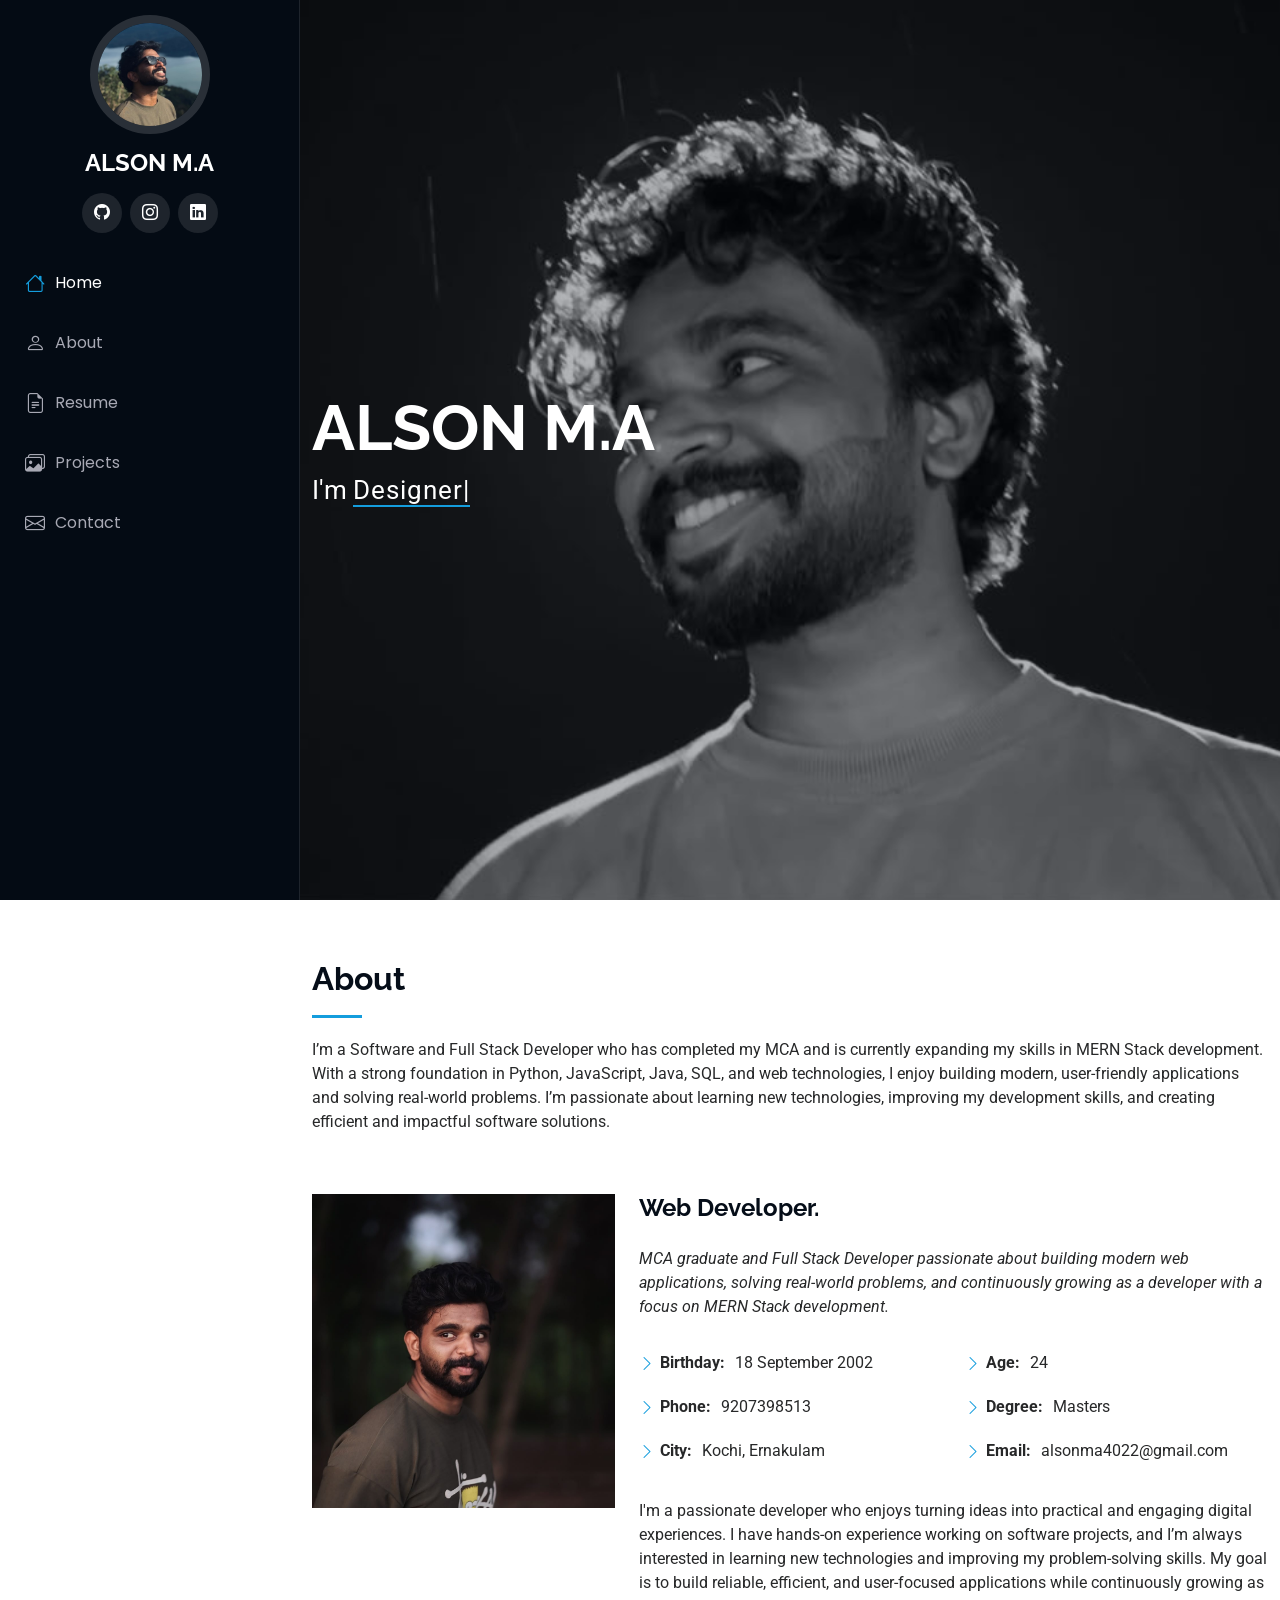
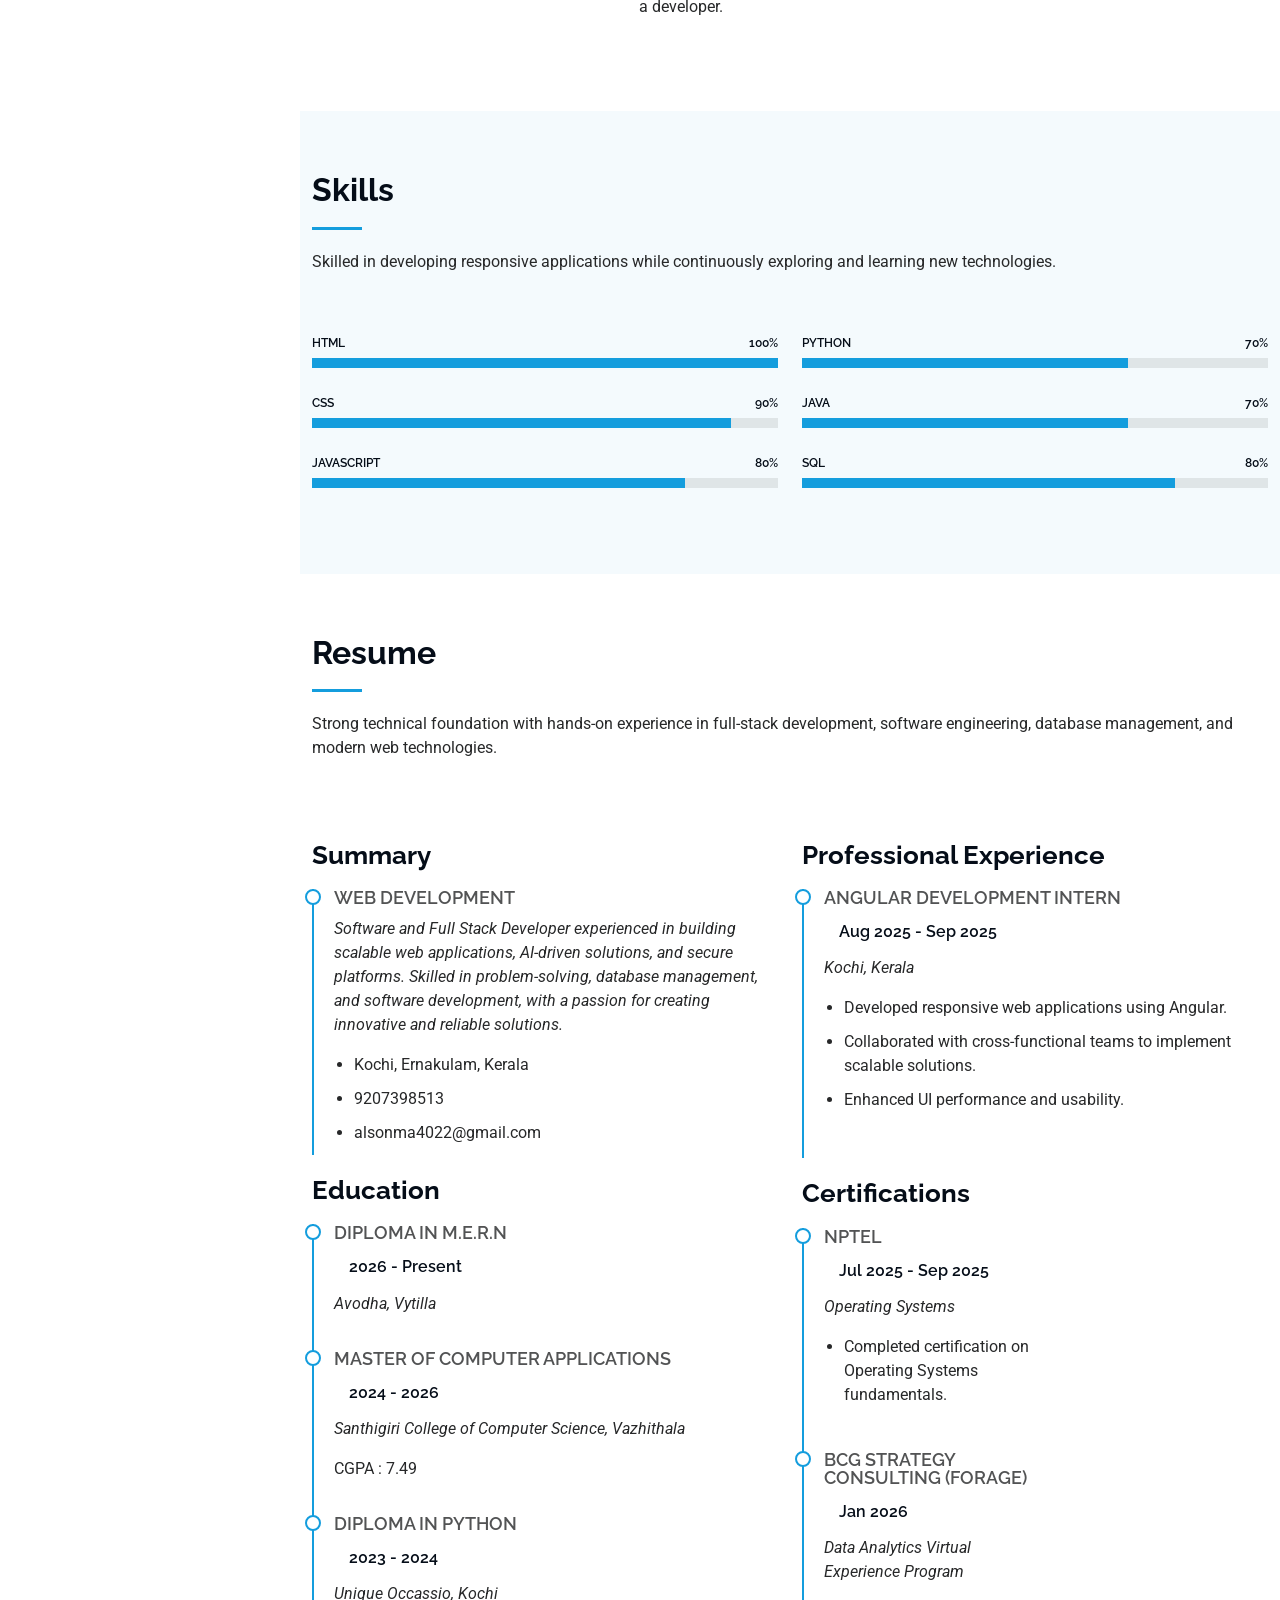
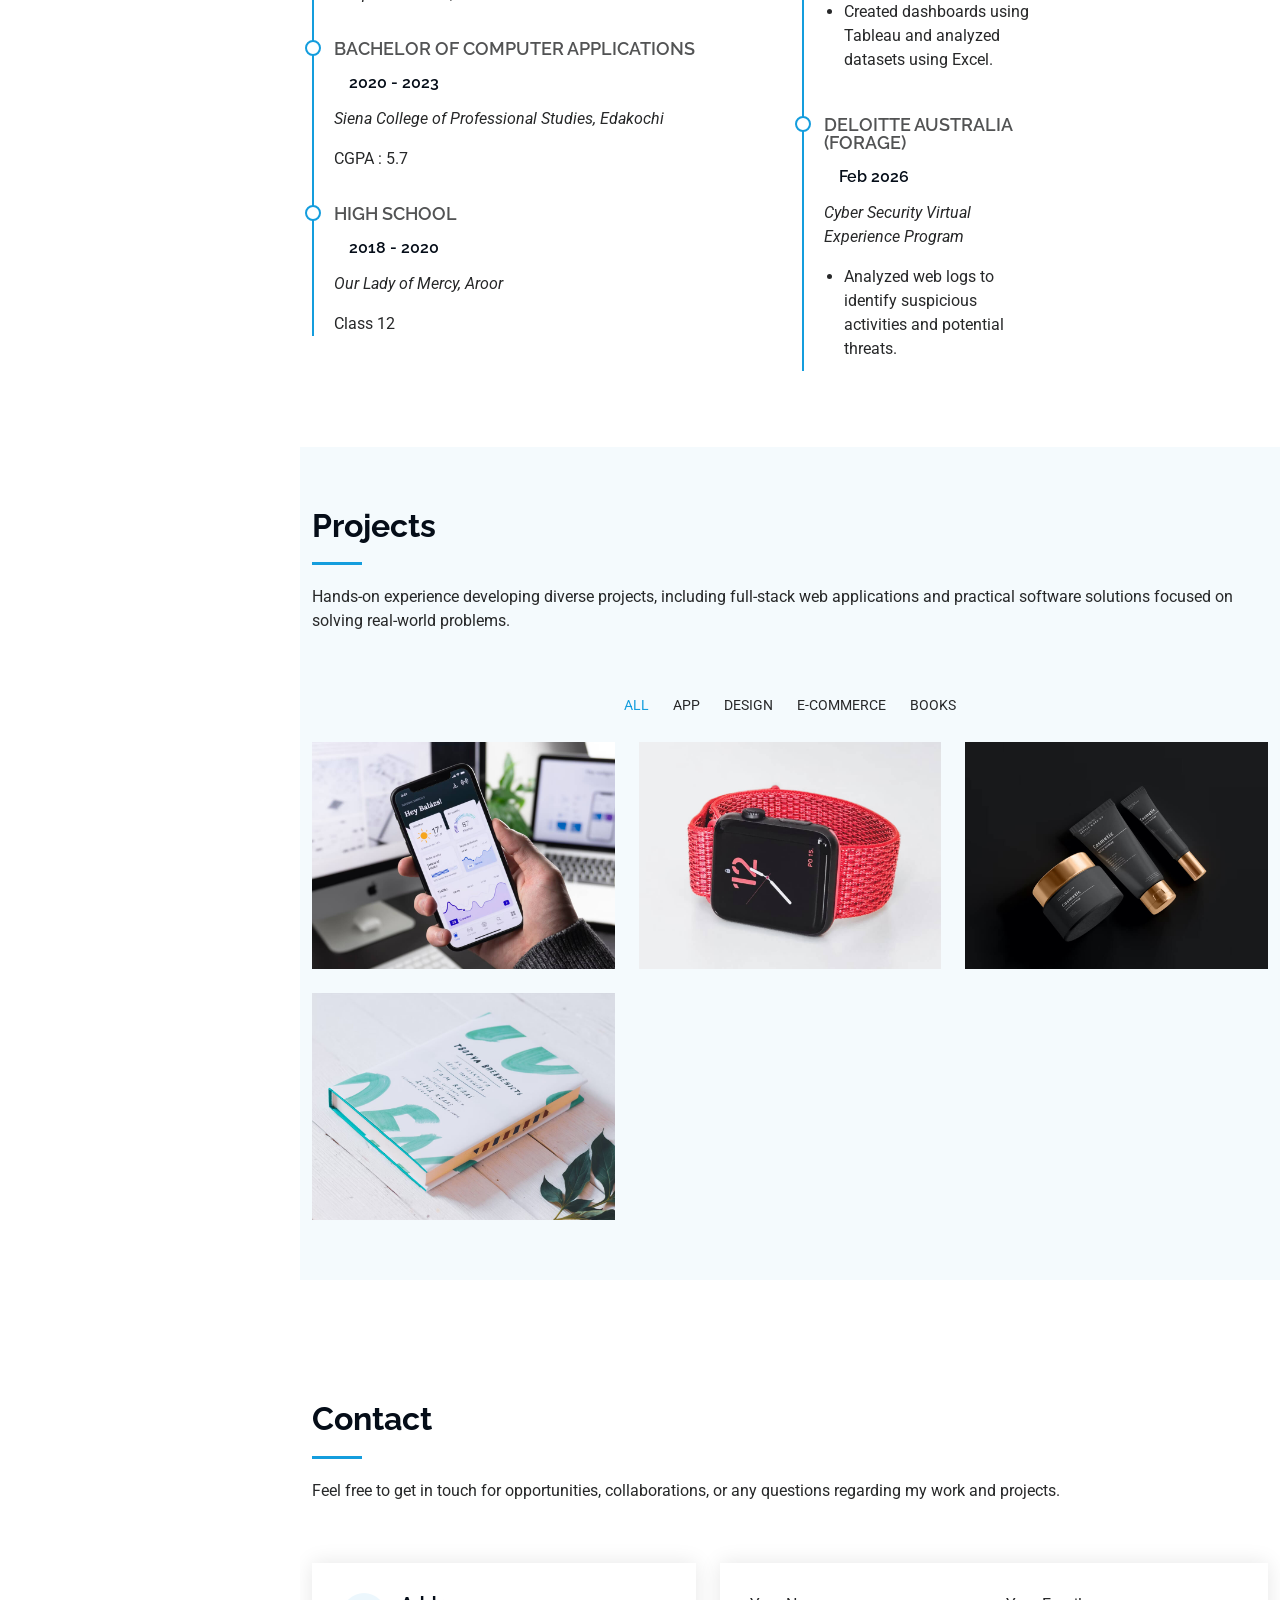
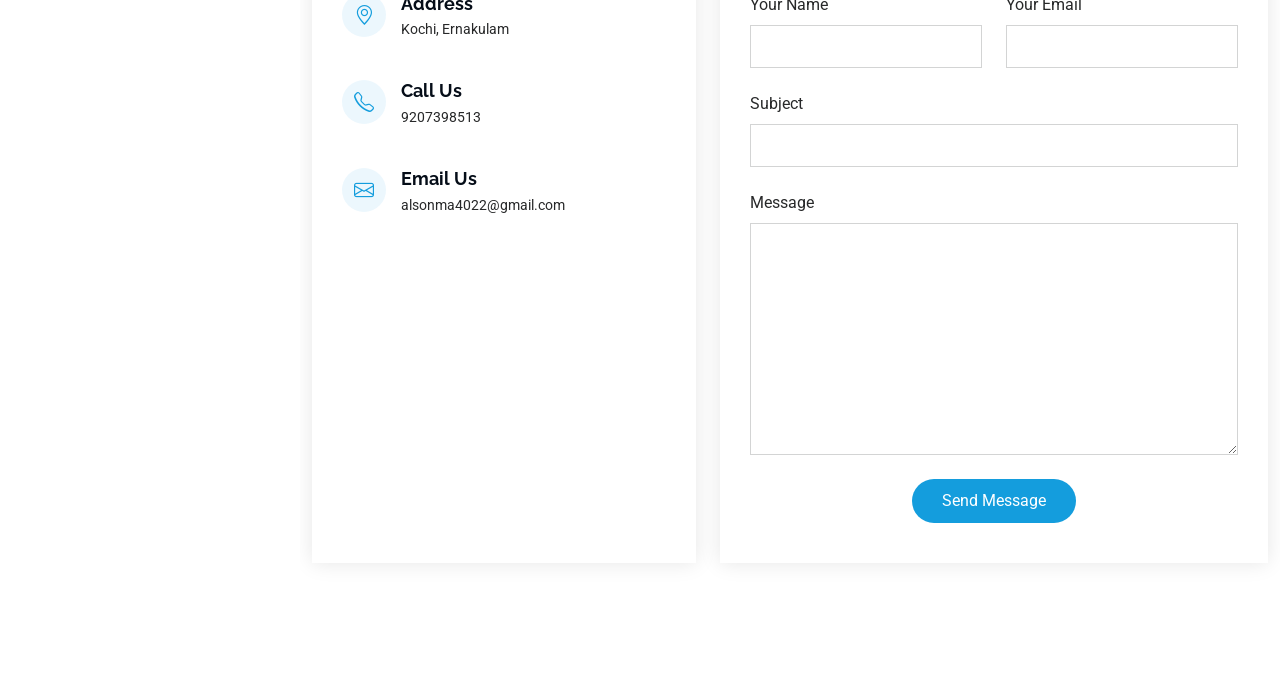
<file: index.html>
<!DOCTYPE html>
<html lang="en">

<head>
  <meta charset="utf-8">
  <meta content="width=device-width, initial-scale=1.0" name="viewport">
  <title>ALSON M.A</title>
  <meta content="" name="description">
  <meta content="" name="keywords">

  <!-- Favicons -->
  <link href="assets/img/side.jpeg" rel="icon">
  <link href="assets/img/apple-touch-icon.png" rel="apple-touch-icon">

  <!-- Fonts -->
  <link href="https://fonts.googleapis.com" rel="preconnect">
  <link href="https://fonts.gstatic.com" rel="preconnect" crossorigin>
  <link href="https://fonts.googleapis.com/css2?family=Roboto:ital,wght@0,100;0,300;0,400;0,500;0,700;0,900;1,100;1,300;1,400;1,500;1,700;1,900&family=Poppins:ital,wght@0,100;0,200;0,300;0,400;0,500;0,600;0,700;0,800;0,900;1,100;1,200;1,300;1,400;1,500;1,600;1,700;1,800;1,900&family=Raleway:ital,wght@0,100;0,200;0,300;0,400;0,500;0,600;0,700;0,800;0,900;1,100;1,200;1,300;1,400;1,500;1,600;1,700;1,800;1,900&display=swap" rel="stylesheet">

  <!-- Vendor CSS Files -->
  <link href="assets/vendor/bootstrap/css/bootstrap.min.css" rel="stylesheet">
  <link href="assets/vendor/bootstrap-icons/bootstrap-icons.css" rel="stylesheet">
  <link href="assets/vendor/aos/aos.css" rel="stylesheet">
  <link href="assets/vendor/glightbox/css/glightbox.min.css" rel="stylesheet">
  <link href="assets/vendor/swiper/swiper-bundle.min.css" rel="stylesheet">

  <!-- Main CSS File -->
  <link href="assets/css/main.css" rel="stylesheet">
<!-- 
  <script src="https://cdn.sheetjs.com/xlsx-0.20.3/package/dist/xlsx.full.min.js"></script> -->

</head>

<body class="index-page">

  <header id="header" class="header dark-background d-flex flex-column">
    <i class="header-toggle d-xl-none bi bi-list"></i>

    <div class="profile-img">
      <img src="assets/img/upper.jpeg" alt="" class="img-fluid rounded-circle">
    </div>

    <a href="index.html" class="logo d-flex align-items-center justify-content-center">
      <!-- Uncomment the line below if you also wish to use an image logo -->
      <!-- <img src="assets/img/logo.png" alt=""> -->
      <h1 class="sitename">ALSON M.A</h1>
    </a>

    <div class="social-links text-center">
      <a href="https://github.com/alsonma" class="twitter"><i class="bi bi-github"></i></a>
      <!-- <a href="#" class="facebook"><i class="bi bi-facebook"></i></a> -->
      <a href="https://www.instagram.com/m.a_alson?igsh=MXd1YWRseTZoY2UweQ%3D%3D&utm_source=qr" class="instagram"><i class="bi bi-instagram"></i></a>
      <a href="www.linkedin.com/in/m-a-alson" class="linkedin"><i class="bi bi-linkedin"></i></a>
    </div>

    <nav id="navmenu" class="navmenu">
      <ul>
        <li><a href="#hero" class="active"><i class="bi bi-house navicon"></i>Home</a></li>
        <li><a href="#about"><i class="bi bi-person navicon"></i> About</a></li>
        <li><a href="#resume"><i class="bi bi-file-earmark-text navicon"></i> Resume</a></li>
        <li><a href="#projects"><i class="bi bi-images navicon"></i> Projects</a></li>
        <!-- <li><a href="#services"><i class="bi bi-hdd-stack navicon"></i> Services</a></li> -->
        <!-- <li class="dropdown"><a href="#"><i class="bi bi-menu-button navicon"></i> <span>Dropdown</span> <i class="bi bi-chevron-down toggle-dropdown"></i></a>
          <ul>
            <li><a href="#">Dropdown 1</a></li>
            <li class="dropdown"><a href="#"><span>Deep Dropdown</span> <i class="bi bi-chevron-down toggle-dropdown"></i></a>
              <ul>
                <li><a href="#">Deep Dropdown 1</a></li>
                <li><a href="#">Deep Dropdown 2</a></li>
                <li><a href="#">Deep Dropdown 3</a></li>
                <li><a href="#">Deep Dropdown 4</a></li>
                <li><a href="#">Deep Dropdown 5</a></li>
              </ul>
            </li>
            <li><a href="#">Dropdown 2</a></li>
            <li><a href="#">Dropdown 3</a></li>
            <li><a href="#">Dropdown 4</a></li>
          </ul>
        </li> -->
        <li><a href="#contact"><i class="bi bi-envelope navicon"></i> Contact</a></li>
      </ul>
    </nav>

  </header>

  <main class="main">

    <!-- Hero Section -->
    <section id="hero" class="hero section dark-background">

      <img src="assets/img/bw.jpeg" alt="" data-aos="fade-in" class="">

      <div class="container" data-aos="fade-up" data-aos-delay="100">
        <h2>ALSON M.A</h2>
        <p>I'm <span class="typed" data-typed-items="Designer, Developer, Freelancer, Photographer">DEVELOPER</span><span class="typed-cursor typed-cursor--blink" aria-hidden="true"></span><span class="typed-cursor typed-cursor--blink" aria-hidden="true"></span></p>
      </div>

    </section><!-- /Hero Section -->

    <!-- About Section -->
    <section id="about" class="about section">

      <!-- Section Title -->
      <div class="container section-title" data-aos="fade-up">
        <h2>About</h2>
        <p>I’m a Software and Full Stack Developer who has completed my MCA and is currently expanding my skills in MERN Stack development. With a strong foundation in Python, JavaScript, Java, SQL, and web technologies, I enjoy building modern, user-friendly applications and solving real-world problems. I’m passionate about learning new technologies, improving my development skills, and creating efficient and impactful software solutions.
</p>

        </div><!-- End Section Title -->

      <div class="container" data-aos="fade-up" data-aos-delay="100">

        <div class="row gy-4 justify-content-center">
          <div class="col-lg-4">
            <img src="assets/img/straight.jpeg" class="img-fluid" alt="">
          </div>
          <div class="col-lg-8 content">
            <h2>Web Developer.</h2>
            <p class="fst-italic py-3">
              MCA graduate and Full Stack Developer passionate about building modern web applications, solving real-world problems, 
              and continuously growing as a developer with a focus on MERN Stack development.
            </p>
            <div class="row">
              <div class="col-lg-6">
                <ul>
                  <li><i class="bi bi-chevron-right"></i> <strong>Birthday:</strong> <span>18 September 2002</span></li>
                  <li><i class="bi bi-chevron-right"></i> <strong>Phone:</strong> <span>9207398513</span></li>
                  <li><i class="bi bi-chevron-right"></i> <strong>City:</strong> <span>Kochi, Ernakulam</span></li>
                </ul>
              </div>
              <div class="col-lg-6">
                <ul>
                  <li><i class="bi bi-chevron-right"></i> <strong>Age:</strong> <span>24</span></li>
                  <li><i class="bi bi-chevron-right"></i> <strong>Degree:</strong> <span>Masters</span></li>
                  <li><i class="bi bi-chevron-right"></i> <strong>Email:</strong> <span>alsonma4022@gmail.com</span></li>
                </ul>
              </div>
            </div>
            <p class="py-3">
              I'm a passionate developer who enjoys turning ideas into practical and engaging digital experiences. I have hands-on experience working on software projects, and I’m always interested in learning new technologies and improving my problem-solving skills. My goal is to build reliable, efficient, and user-focused applications while continuously growing as a developer.
            </p>
          </div>
        </div>

      </div>

    </section><!-- /About Section -->

    <!-- Stats Section -->
    <!-- <section id="stats" class="stats section">

      <div class="container" data-aos="fade-up" data-aos-delay="100">

        <div class="row gy-4">

          <div class="col-lg-3 col-md-6">
            <div class="stats-item">
              <i class="bi bi-emoji-smile"></i>
              <span data-purecounter-start="0" data-purecounter-end="232" data-purecounter-duration="1" class="purecounter"></span>
              <p><strong>Happy Clients</strong> <span>consequuntur quae</span></p>
            </div>
          </div>

          <div class="col-lg-3 col-md-6">
            <div class="stats-item">
              <i class="bi bi-journal-richtext"></i>
              <span data-purecounter-start="0" data-purecounter-end="521" data-purecounter-duration="1" class="purecounter"></span>
              <p><strong>Projects</strong> <span>adipisci atque cum quia aut</span></p>
            </div>
          </div>

          <div class="col-lg-3 col-md-6">
            <div class="stats-item">
              <i class="bi bi-headset"></i>
              <span data-purecounter-start="0" data-purecounter-end="1453" data-purecounter-duration="1" class="purecounter"></span>
              <p><strong>Hours Of Support</strong> <span>aut commodi quaerat</span></p>
            </div>
          </div>

          <div class="col-lg-3 col-md-6">
            <div class="stats-item">
              <i class="bi bi-people"></i>
              <span data-purecounter-start="0" data-purecounter-end="32" data-purecounter-duration="1" class="purecounter"></span>
              <p><strong>Hard Workers</strong> <span>rerum asperiores dolor</span></p>
            </div>
          </div>

        </div>

      </div>

    </section> -->
    <!-- /Stats Section -->

    <!-- Skills Section -->
    <section id="skills" class="skills section light-background">

      <!-- Section Title -->
      <div class="container section-title" data-aos="fade-up">
        <h2>Skills</h2>
        <p>Skilled in developing responsive applications while continuously exploring and learning new technologies.</p>
      </div><!-- End Section Title -->

      <div class="container" data-aos="fade-up" data-aos-delay="100">

        <div class="row skills-content skills-animation">

          <div class="col-lg-6">

            <div class="progress">
              <span class="skill"><span>HTML</span> <i class="val">100%</i></span>
              <div class="progress-bar-wrap">
                <div class="progress-bar" role="progressbar" aria-valuenow="100" aria-valuemin="0" aria-valuemax="100"></div>
              </div>
            </div><!-- End Skills Item -->

            <div class="progress">
              <span class="skill"><span>CSS</span> <i class="val">90%</i></span>
              <div class="progress-bar-wrap">
                <div class="progress-bar" role="progressbar" aria-valuenow="90" aria-valuemin="0" aria-valuemax="100"></div>
              </div>
            </div><!-- End Skills Item -->

            <div class="progress">
              <span class="skill"><span>JavaScript</span> <i class="val">80%</i></span>
              <div class="progress-bar-wrap">
                <div class="progress-bar" role="progressbar" aria-valuenow="80" aria-valuemin="0" aria-valuemax="100"></div>
              </div>
            </div><!-- End Skills Item -->

          </div>

          <div class="col-lg-6">

            <div class="progress">
              <span class="skill"><span>Python</span> <i class="val">70%</i></span>
              <div class="progress-bar-wrap">
                <div class="progress-bar" role="progressbar" aria-valuenow="70" aria-valuemin="0" aria-valuemax="100"></div>
              </div>
            </div><!-- End Skills Item -->

            <div class="progress">
              <span class="skill"><span>Java</span> <i class="val">70%</i></span>
              <div class="progress-bar-wrap">
                <div class="progress-bar" role="progressbar" aria-valuenow="70" aria-valuemin="0" aria-valuemax="100"></div>
              </div>
            </div><!-- End Skills Item -->

            <div class="progress">
              <span class="skill"><span>SQL</span> <i class="val">80%</i></span>
              <div class="progress-bar-wrap">
                <div class="progress-bar" role="progressbar" aria-valuenow="80" aria-valuemin="0" aria-valuemax="100"></div>
              </div>
            </div><!-- End Skills Item -->

          </div>

        </div>

      </div>

    </section><!-- /Skills Section -->

    <!-- Resume Section -->
    <section id="resume" class="resume section">

      <!-- Section Title -->
      <div class="container section-title" data-aos="fade-up">
        <h2>Resume</h2>
        <p>Strong technical foundation with hands-on experience in full-stack development, software engineering, database management, and modern web technologies.</p>
      </div><!-- End Section Title -->

      <div class="container">

        <div class="row">

          <div class="col-lg-6" data-aos="fade-up" data-aos-delay="100">
            <h3 class="resume-title">Summary</h3>

            <div class="resume-item pb-0">
              <h4>WEB DEVELOPMENT</h4>
              <p><em>Software and Full Stack Developer experienced in building scalable web applications, AI-driven solutions, and secure platforms. Skilled in problem-solving, database management, and software development, with a passion for creating innovative and reliable solutions.</em></p>
              <ul>
                <li>Kochi, Ernakulam, Kerala</li>
                <li>9207398513</li>
                <li>alsonma4022@gmail.com</li>
              </ul>
            </div><!-- Edn Resume Item -->

            <h3 class="resume-title">Education</h3>
            <div class="resume-item">
              <h4>Diploma in M.E.R.N</h4>
              <h5>2026 - Present</h5>
              <p><em>Avodha, Vytilla</em></p>
              <p></p>
            </div><!-- Edn Resume Item -->

            <div class="resume-item">
              <h4>Master of Computer Applications</h4>
              <h5>2024 - 2026</h5>
              <p><em>Santhigiri College of Computer Science, Vazhithala</em></p>
              <p>CGPA : 7.49</p>
            </div><!-- Edn Resume Item -->

            <div class="resume-item">
              <h4>Diploma in Python</h4>
              <h5>2023 - 2024</h5>
              <p><em>Unique Occassio, Kochi</em></p>
              <p></p>
            </div><!-- Edn Resume Item -->

            <div class="resume-item">
              <h4>Bachelor of Computer Applications</h4>
              <h5>2020 - 2023</h5>
              <p><em>Siena College of Professional Studies, Edakochi</em></p>
              <p>CGPA : 5.7</p>
            </div><!-- Edn Resume Item -->
            
            <div class="resume-item">
              <h4>High School</h4>
              <h5>2018 - 2020</h5>
              <p><em>Our Lady of Mercy, Aroor</em></p>
              <p>Class 12</p>
            </div>

          </div>
          

          <div class="col-lg-6" data-aos="fade-up" data-aos-delay="200">
            <h3 class="resume-title">Professional Experience</h3>
            <div class="resume-item">
              <h4>Angular Development Intern</h4>
              <h5>Aug 2025 - Sep 2025</h5>
              <p><em>Kochi, Kerala </em></p>
              <ul>
                <li>Developed responsive web applications using Angular.</li>
                <li>Collaborated with cross-functional teams to implement scalable solutions.</li>
                <li>Enhanced UI performance and usability.</li>
              </ul>
            </div><!-- Edn Resume Item -->

            <div class="col-lg-6" data-aos="fade-up" data-aos-delay="200">
            <h3 class="resume-title">Certifications</h3>
            <div class="resume-item">
              <h4>NPTEL</h4>
              <h5>Jul 2025 - Sep 2025</h5>
              <p><em>Operating Systems</em></p>
              <ul>
                <li>Completed certification on Operating Systems fundamentals.</li>

              </ul>
            </div>

            <div class="resume-item">
              <h4>BCG Strategy Consulting (Forage)</h4>
              <h5>Jan 2026</h5>
              <p><em>Data Analytics Virtual Experience Program </em></p>
              <ul>
                <li>Created dashboards using Tableau and analyzed datasets using Excel.</li>
              </ul>
            </div>

            <div class="resume-item">
              <h4>Deloitte Australia (Forage) </h4>
              <h5>Feb 2026</h5>
              <p><em>Cyber Security Virtual Experience Program</em></p>
              <ul>
                <li>Analyzed web logs to identify suspicious activities and potential threats.</li>
              </ul>
            </div>
            <!-- Edn Resume Item -->
          </div>
          </div>
        </div>

      </div>

    </section><!-- /Resume Section -->

    <!-- Portfolio Section -->
    <section id="projects" class="portfolio section light-background">

      <!-- Section Title -->
      <div class="container section-title" data-aos="fade-up">
        <h2>Projects</h2>
        <p>Hands-on experience developing diverse projects, including full-stack web applications and practical software solutions focused on solving real-world problems.</p>
      </div><!-- End Section Title -->

      <div class="container">

        <div class="isotope-layout" data-default-filter="*" data-layout="masonry" data-sort="original-order">

          <ul class="portfolio-filters isotope-filters" data-aos="fade-up" data-aos-delay="100">
            <li data-filter="*" class="filter-active">All</li>
            <li data-filter=".filter-app">APP</li>
            <li data-filter=".filter-design">Design</li>
            <li data-filter=".filter-branding">E-Commerce</li>
            <li data-filter=".filter-books">Books</li>
          </ul><!-- End Portfolio Filters -->

          <div class="row gy-4 isotope-container" data-aos="fade-up" data-aos-delay="200">

            <div class="col-lg-4 col-md-6 portfolio-item isotope-item filter-app">
              <div class="portfolio-content h-100">
                <img src="assets/img/portfolio/app-1.jpg" class="img-fluid" alt="">
                <div class="portfolio-info">
                  <h4>App 1</h4>
                  <p>Lorem ipsum, dolor sit amet consectetur</p>
                  <a href="assets/img/portfolio/app-1.jpg" title="App 1" data-gallery="portfolio-gallery-app" class="glightbox preview-link"><i class="bi bi-zoom-in"></i></a>
                  <a href="portfolio-details.html" title="More Details" class="details-link"><i class="bi bi-link-45deg"></i></a>
                </div>
              </div>
            </div><!-- End Portfolio Item -->

            <div class="col-lg-4 col-md-6 portfolio-item isotope-item filter-design">
              <div class="portfolio-content h-100">
                <img src="assets/img/portfolio/product-1.jpg" class="img-fluid" alt="">
                <div class="portfolio-info">
                  <h4>Product 1</h4>
                  <p>Lorem ipsum, dolor sit amet consectetur</p>
                  <a href="assets/img/portfolio/product-1.jpg" title="Product 1" data-gallery="portfolio-gallery-product" class="glightbox preview-link"><i class="bi bi-zoom-in"></i></a>
                  <a href="portfolio-details.html" title="More Details" class="details-link"><i class="bi bi-link-45deg"></i></a>
                </div>
              </div>
            </div><!-- End Portfolio Item -->

            <div class="col-lg-4 col-md-6 portfolio-item isotope-item filter-branding">
              <div class="portfolio-content h-100">
                <img src="assets/img/portfolio/branding-1.jpg" class="img-fluid" alt="">
                <div class="portfolio-info">
                  <h4>Branding 1</h4>
                  <p>Lorem ipsum, dolor sit amet consectetur</p>
                  <a href="assets/img/portfolio/branding-1.jpg" title="Branding 1" data-gallery="portfolio-gallery-branding" class="glightbox preview-link"><i class="bi bi-zoom-in"></i></a>
                  <a href="portfolio-details.html" title="More Details" class="details-link"><i class="bi bi-link-45deg"></i></a>
                </div>
              </div>
            </div><!-- End Portfolio Item -->

            <div class="col-lg-4 col-md-6 portfolio-item isotope-item filter-books">
              <div class="portfolio-content h-100">
                <img src="assets/img/portfolio/books-1.jpg" class="img-fluid" alt="">
                <div class="portfolio-info">
                  <h4>Books 1</h4>
                  <p>Lorem ipsum, dolor sit amet consectetur</p>
                  <a href="assets/img/portfolio/books-1.jpg" title="Branding 1" data-gallery="portfolio-gallery-book" class="glightbox preview-link"><i class="bi bi-zoom-in"></i></a>
                  <a href="portfolio-details.html" title="More Details" class="details-link"><i class="bi bi-link-45deg"></i></a>
                </div>
              </div>
            </div><!-- End Portfolio Item -->

          </div><!-- End Portfolio Container -->

        </div>

      </div>

    </section><!-- /Portfolio Section -->

    <!-- Services Section -->
    <section id="services" class="services section">

      <!-- 
      <div class="container section-title" data-aos="fade-up">
        <h2>Services</h2>
        <p>Magnam dolores commodi suscipit. Necessitatibus eius consequatur ex aliquid fuga eum quidem. Sit sint consectetur velit. Quisquam quos quisquam cupiditate. Et nemo qui impedit suscipit alias ea. Quia fugiat sit in iste officiis commodi quidem hic quas.</p>
      </div>

      <div class="container">

        <div class="row gy-4">

          <div class="col-lg-4 col-md-6 service-item d-flex" data-aos="fade-up" data-aos-delay="100">
            <div class="icon flex-shrink-0"><i class="bi bi-briefcase"></i></div>
            <div>
              <h4 class="title"><a href="service-details.html" class="stretched-link">Lorem Ipsum</a></h4>
              <p class="description">Voluptatum deleniti atque corrupti quos dolores et quas molestias excepturi sint occaecati cupiditate non provident</p>
            </div>
          </div>
          

          <div class="col-lg-4 col-md-6 service-item d-flex" data-aos="fade-up" data-aos-delay="200">
            <div class="icon flex-shrink-0"><i class="bi bi-card-checklist"></i></div>
            <div>
              <h4 class="title"><a href="service-details.html" class="stretched-link">Dolor Sitema</a></h4>
              <p class="description">Minim veniam, quis nostrud exercitation ullamco laboris nisi ut aliquip ex ea commodo consequat tarad limino ata</p>
            </div>
          </div>

          <div class="col-lg-4 col-md-6 service-item d-flex" data-aos="fade-up" data-aos-delay="300">
            <div class="icon flex-shrink-0"><i class="bi bi-bar-chart"></i></div>
            <div>
              <h4 class="title"><a href="service-details.html" class="stretched-link">Sed ut perspiciatis</a></h4>
              <p class="description">Duis aute irure dolor in reprehenderit in voluptate velit esse cillum dolore eu fugiat nulla pariatur</p>
            </div>
          </div>

          <div class="col-lg-4 col-md-6 service-item d-flex" data-aos="fade-up" data-aos-delay="400">
            <div class="icon flex-shrink-0"><i class="bi bi-binoculars"></i></div>
            <div>
              <h4 class="title"><a href="service-details.html" class="stretched-link">Magni Dolores</a></h4>
              <p class="description">Excepteur sint occaecat cupidatat non proident, sunt in culpa qui officia deserunt mollit anim id est laborum</p>
            </div>
          </div>

          <div class="col-lg-4 col-md-6 service-item d-flex" data-aos="fade-up" data-aos-delay="500">
            <div class="icon flex-shrink-0"><i class="bi bi-brightness-high"></i></div>
            <div>
              <h4 class="title"><a href="service-details.html" class="stretched-link">Nemo Enim</a></h4>
              <p class="description">At vero eos et accusamus et iusto odio dignissimos ducimus qui blanditiis praesentium voluptatum deleniti atque</p>
            </div>
          </div>

          <div class="col-lg-4 col-md-6 service-item d-flex" data-aos="fade-up" data-aos-delay="600">
            <div class="icon flex-shrink-0"><i class="bi bi-calendar4-week"></i></div>
            <div>
              <h4 class="title"><a href="service-details.html" class="stretched-link">Eiusmod Tempor</a></h4>
              <p class="description">Et harum quidem rerum facilis est et expedita distinctio. Nam libero tempore, cum soluta nobis est eligendi</p>
            </div>
          </div>

        </div>

      </div>

    </section> -->

    <!-- 
    <section id="testimonials" class="testimonials section light-background">

     
      <div class="container section-title" data-aos="fade-up">
        <h2>Testimonials</h2>
        <p>Necessitatibus eius consequatur ex aliquid fuga eum quidem sint consectetur velit</p>
      </div>

      <div class="container" data-aos="fade-up" data-aos-delay="100">

        <div class="swiper init-swiper">
          <script type="application/json" class="swiper-config">
            {
              "loop": true,
              "speed": 600,
              "autoplay": {
                "delay": 5000
              },
              "slidesPerView": "auto",
              "pagination": {
                "el": ".swiper-pagination",
                "type": "bullets",
                "clickable": true
              },
              "breakpoints": {
                "320": {
                  "slidesPerView": 1,
                  "spaceBetween": 40
                },
                "1200": {
                  "slidesPerView": 3,
                  "spaceBetween": 1
                }
              }
            }
          </script>
          <div class="swiper-wrapper">

            <div class="swiper-slide">
              <div class="testimonial-item">
                <p>
                  <i class="bi bi-quote quote-icon-left"></i>
                  <span>Proin iaculis purus consequat sem cure digni ssim donec porttitora entum suscipit rhoncus. Accusantium quam, ultricies eget id, aliquam eget nibh et. Maecen aliquam, risus at semper.</span>
                  <i class="bi bi-quote quote-icon-right"></i>
                </p>
                <img src="assets/img/testimonials/testimonials-1.jpg" class="testimonial-img" alt="">
                <h3>Saul Goodman</h3>
                <h4>Ceo &amp; Founder</h4>
              </div>
            </div>

            <div class="swiper-slide">
              <div class="testimonial-item">
                <p>
                  <i class="bi bi-quote quote-icon-left"></i>
                  <span>Export tempor illum tamen malis malis eram quae irure esse labore quem cillum quid malis quorum velit fore eram velit sunt aliqua noster fugiat irure amet legam anim culpa.</span>
                  <i class="bi bi-quote quote-icon-right"></i>
                </p>
                <img src="assets/img/testimonials/testimonials-2.jpg" class="testimonial-img" alt="">
                <h3>Sara Wilsson</h3>
                <h4>Designer</h4>
              </div>
            </div>

            <div class="swiper-slide">
              <div class="testimonial-item">
                <p>
                  <i class="bi bi-quote quote-icon-left"></i>
                  <span>Enim nisi quem export duis labore cillum quae magna enim sint quorum nulla quem veniam duis minim tempor labore quem eram duis noster aute amet eram fore quis sint minim.</span>
                  <i class="bi bi-quote quote-icon-right"></i>
                </p>
                <img src="assets/img/testimonials/testimonials-3.jpg" class="testimonial-img" alt="">
                <h3>Jena Karlis</h3>
                <h4>Store Owner</h4>
              </div>
            </div>

            <div class="swiper-slide">
              <div class="testimonial-item">
                <p>
                  <i class="bi bi-quote quote-icon-left"></i>
                  <span>Fugiat enim eram quae cillum dolore dolor amet nulla culpa multos export minim fugiat dolor enim duis veniam ipsum anim magna sunt elit fore quem dolore labore illum veniam.</span>
                  <i class="bi bi-quote quote-icon-right"></i>
                </p>
                <img src="assets/img/testimonials/testimonials-4.jpg" class="testimonial-img" alt="">
                <h3>Matt Brandon</h3>
                <h4>Freelancer</h4>
              </div>
            </div>

            <div class="swiper-slide">
              <div class="testimonial-item">
                <p>
                  <i class="bi bi-quote quote-icon-left"></i>
                  <span>Quis quorum aliqua sint quem legam fore sunt eram irure aliqua veniam tempor noster veniam sunt culpa nulla illum cillum fugiat legam esse veniam culpa fore nisi cillum quid.</span>
                  <i class="bi bi-quote quote-icon-right"></i>
                </p>
                <img src="assets/img/testimonials/testimonials-5.jpg" class="testimonial-img" alt="">
                <h3>John Larson</h3>
                <h4>Entrepreneur</h4>
              </div>
            </div>

          </div>
          <div class="swiper-pagination"></div>
        </div>

      </div>

    </section> -->

    <!-- Contact Section -->
    <section id="contact" class="contact section">

      <!-- Section Title -->
      <div class="container section-title" data-aos="fade-up">
        <h2>Contact</h2>
        <p>Feel free to get in touch for opportunities, collaborations, or any questions regarding my work and projects.</p>
      </div><!-- End Section Title -->

      <div class="container" data-aos="fade-up" data-aos-delay="100">

        <div class="row gy-4">

          <div class="col-lg-5">

            <div class="info-wrap">
              <div class="info-item d-flex" data-aos="fade-up" data-aos-delay="200">
                <i class="bi bi-geo-alt flex-shrink-0"></i>
                <div>
                  <h3>Address</h3>
                  <p>Kochi, Ernakulam</p>
                </div>
              </div><!-- End Info Item -->

              <div class="info-item d-flex" data-aos="fade-up" data-aos-delay="300">
                <i class="bi bi-telephone flex-shrink-0"></i>
                <div>
                  <h3>Call Us</h3>
                  <p>9207398513</p>
                </div>
              </div><!-- End Info Item -->

              <div class="info-item d-flex" data-aos="fade-up" data-aos-delay="400">
                <i class="bi bi-envelope flex-shrink-0"></i>
                <div>
                  <h3>Email Us</h3>
                  <p>alsonma4022@gmail.com</p>
                </div>
              </div><!-- End Info Item -->

              <iframe src="https://www.google.com/maps/embed?pb=!1m17!1m12!1m3!1d14227.428914482818!2d76.25949765!3d9.89599455!2m3!1f0!2f0!3f0!3m2!1i1024!2i768!4f13.1!3m2!1m1!2s!5e1!3m2!1sen!2sin!4v1786614306928!5m2!1sen!2sin" frameborder="0" style="border:0; width: 100%; height: 270px;" allowfullscreen="" loading="lazy" referrerpolicy="no-referrer-when-downgrade"></iframe>
            </div>
          </div>

          <div class="col-lg-7">
            <form method="post" class="php-email-form" data-aos="fade-up" data-aos-delay="200"  id="contactform" action="#">
              <div class="row gy-4">

                <div class="col-md-6">
                  <label for="name-field" class="pb-2">Your Name</label>
                  <input type="text" name="name" id="name-field" class="form-control" required="">
                </div>

                <div class="col-md-6">
                  <label for="email-field" class="pb-2">Your Email</label>
                  <input type="email" class="form-control" name="email" id="email-field" required="">
                </div>

                <div class="col-md-12">
                  <label for="subject-field" class="pb-2">Subject</label>
                  <input type="text" class="form-control" name="subject" id="subject-field" required="">
                </div>

                <div class="col-md-12">
                  <label for="message-field" class="pb-2">Message</label>
                  <textarea class="form-control" name="message" rows="10" id="message-field" required=""></textarea>
                </div>

                <div class="col-md-12 text-center">
                  <!-- Loading Message -->
                  <div class="loading" style="display: none;">
                      Sending...
                  </div>

                  <!-- Failed Message -->
                  <div class="error-message" style="display: none;">
                      Failed to send your message. Please try again.
                  </div>

                  <!-- Success Message -->
                  <div class="sent-message" style="display: none;">
                      Your message has been sent. Thank you!
                  </div>

                  <!-- Submit Button -->
                  <button type="submit">
                      Send Message
                  </button>
                </div>
              </div>
            </form>
            <iframe name="hiddenFrame" style="display:none;"></iframe>
          </div><!-- End Contact Form -->

        </div>

      </div>

    </section><!-- /Contact Section -->

  </main>

   <!-- <footer id="footer" class="footer position-relative light-background">

    <div class="container">
      <div class="copyright text-center ">
        <p>© <span>Copyright</span> <strong class="px-1 sitename">iPortfolio</strong> <span>All Rights Reserved</span></p>
      </div>
      <div class="credits">
        <!-  All the links in the footer should remain intact. -->
        <!-- You can delete the links only if you've purchased the pro version. -->
        <!-- Licensing information: https://bootstrapmade.com/license/ -->
        <!-- Purchase the pro version with working PHP/AJAX contact form: [buy-url] -->
        <!-- Designed by <a href="https://bootstrapmade.com/">BootstrapMade</a> Distributed by <a href="https://themewagon.com">ThemeWagon</a>
      </div>
    </div>

  </footer> --> 

  <!-- Scroll Top -->
  <a href="#" id="scroll-top" class="scroll-top d-flex align-items-center justify-content-center"><i class="bi bi-arrow-up-short"></i></a>

  <!-- Preloader -->
  <div id="preloader"></div>

  <!-- Vendor JS Files -->
  <script src="assets/vendor/bootstrap/js/bootstrap.bundle.min.js"></script>
  <script src="assets/vendor/php-email-form/validate.js"></script>
  <script src="assets/vendor/aos/aos.js"></script>
  <script src="assets/vendor/typed.js/typed.umd.js"></script>
  <script src="assets/vendor/purecounter/purecounter_vanilla.js"></script>
  <script src="assets/vendor/waypoints/noframework.waypoints.js"></script>
  <script src="assets/vendor/glightbox/js/glightbox.min.js"></script>
  <script src="assets/vendor/imagesloaded/imagesloaded.pkgd.min.js"></script>
  <script src="assets/vendor/isotope-layout/isotope.pkgd.min.js"></script>
  <script src="assets/vendor/swiper/swiper-bundle.min.js"></script>

  <!-- Main JS File -->
  <script src="assets/js/main.js"></script>

  <script>
  const scriptURL = "https://script.google.com/macros/s/AKfycbwOGr0P-EhqPs876Q05uxCpiHQlUVWDNnlxi1PQRSIoGt1owDtfKD_4J7CHEzAHdnQzkw/exec";
  const form = document.getElementById("contactform");
  const loading = form.querySelector(".loading");
  const successMessage = form.querySelector(".sent-message");
  const errorMessage = form.querySelector(".error-message");
  form.addEventListener("submit", function(event) {

    event.preventDefault();

    successMessage.style.display = "none";
    errorMessage.style.display = "none";

    loading.style.display = "block";

    let data = {
        name: document.getElementById("name-field").value,
        email: document.getElementById("email-field").value,
        subject: document.getElementById("subject-field").value,
        message: document.getElementById("message-field").value
    };

    fetch(scriptURL, {
        method: "POST",
        mode: "no-cors",
        body: JSON.stringify(data)
    })


    .then(result => {

        loading.style.display = "none";

        successMessage.innerText =
            "Your message has been sent. Thank you!";

        successMessage.style.display = "block";

        form.reset();

    })

    .catch(error => {

        loading.style.display = "none";

        errorMessage.innerText =
            "Failed to send your message. Please try again.";

        errorMessage.style.display = "block";

    });

});
</script>

</body>

</html>
</file>
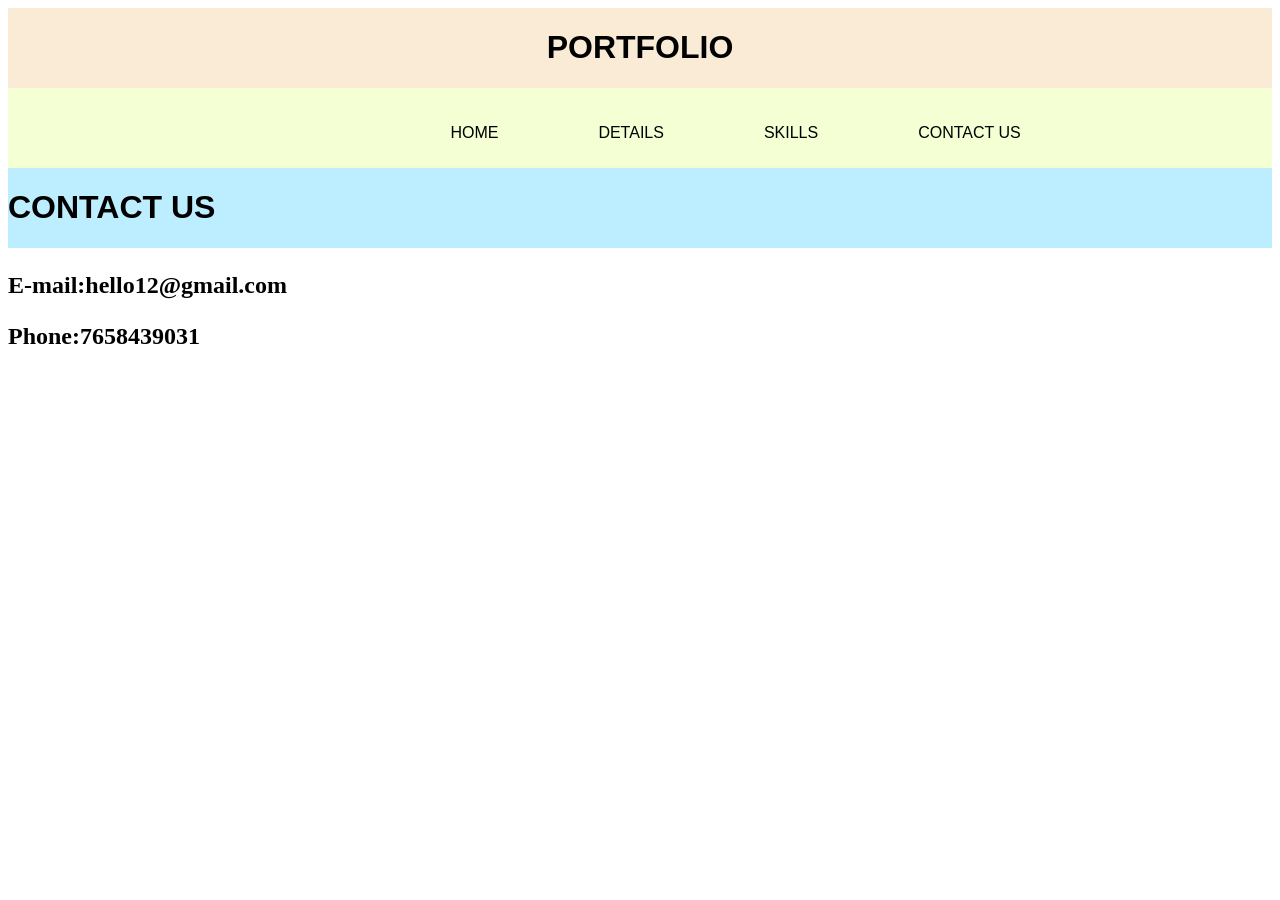
<file: contact.html>
<!DOCTYPE html>
<html lang="en">
<head>
    <meta charset="UTF-8">
    <meta name="viewport" content="width=device-width, initial-scale=1.0">
    <title>Document</title>
    <link rel="stylesheet" href="style.css">
</head>
<body>
    <div class="head">
        <h1>PORTFOLIO</h1>
    </div>
    <div id="first">
        <ul>
            <a href="portfolio.html"><li>HOME</li></a>
            <a href="details.html"><li>DETAILS</li></a>
            <a href="skill.html"><li>SKILLS</li></a>
            <a href="contact.html"><li>CONTACT US</li></a>
        </ul>
    </div>
    <div id="dhead">
        <h1>CONTACT US</h1>
        </div>
        <div>
            <h2>
            <p>
            E-mail:hello12@gmail.com
            </p>
            <p>
                Phone:7658439031
            </p>
        </h2>
    </div>
</body>
</html>
</file>
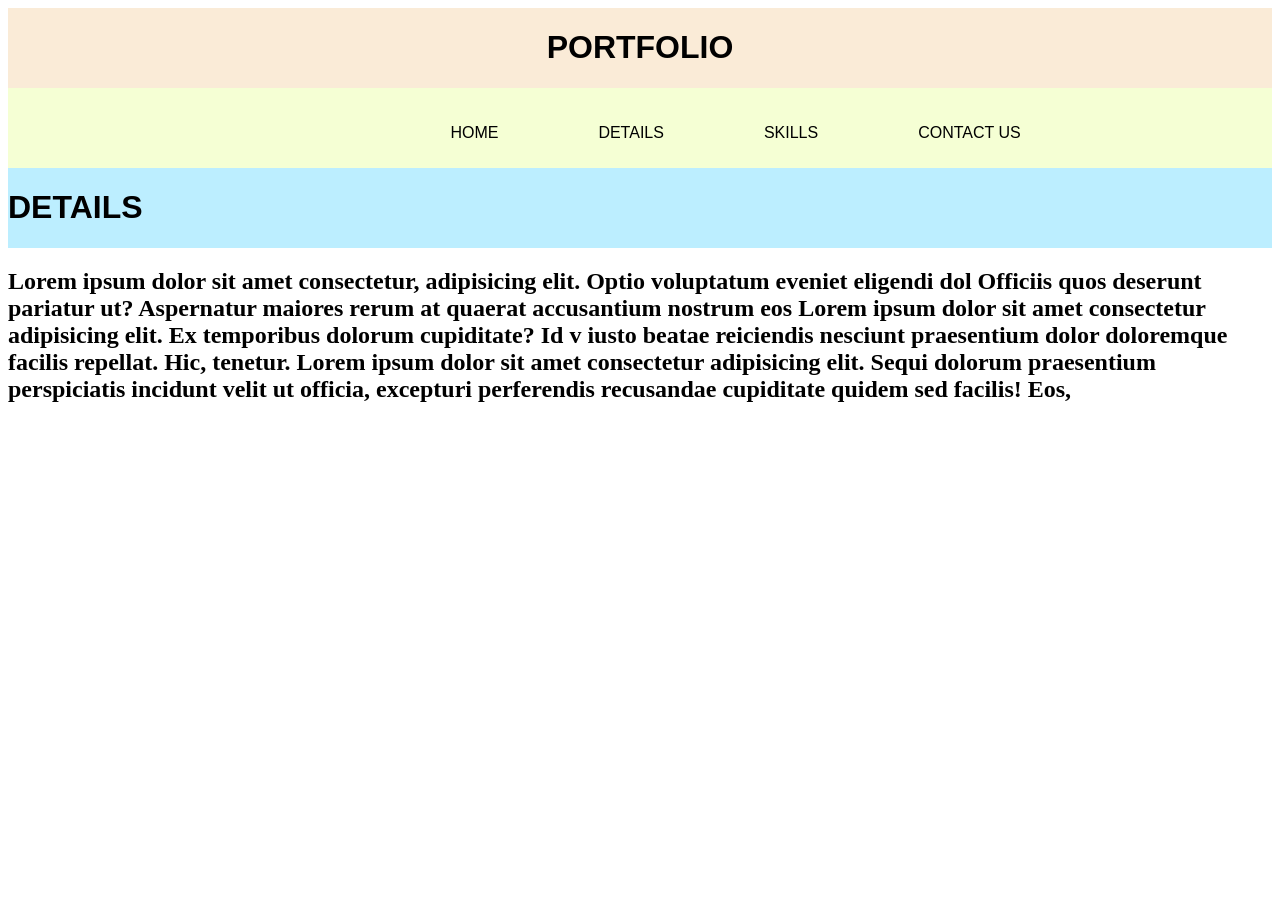
<file: details.html>
<!DOCTYPE html>
<html lang="en">
<head>
    <meta charset="UTF-8">
    <meta name="viewport" content="width=device-width, initial-scale=1.0">
    <title>Document</title>
    <link rel="stylesheet" href="style.css">
</head>
<body>
    <div class="head">
        <h1>PORTFOLIO</h1>
    </div>
    <div id="first">
        <ul>
            <a href="portfolio.html"><li>HOME</li></a>
            <a href="details.html"><li>DETAILS</li></a>
            <a href="skill.html"><li>SKILLS</li></a>
            <a href="contact.html"><li>CONTACT US</li></a>
        </ul>
    </div>
    <div id="dhead">
        <h1>DETAILS</h1>
        </div>
        <div>
            <p><h2>
            Lorem ipsum dolor sit amet consectetur, adipisicing elit. Optio voluptatum eveniet eligendi dol
            Officiis quos deserunt pariatur ut? Aspernatur maiores rerum at quaerat accusantium nostrum eos
            Lorem ipsum dolor sit amet consectetur adipisicing elit. Ex temporibus dolorum cupiditate? Id v
            iusto beatae reiciendis nesciunt praesentium dolor doloremque facilis repellat. Hic, tenetur.
            Lorem ipsum dolor sit amet consectetur adipisicing elit. Sequi dolorum praesentium perspiciatis
            incidunt velit ut officia, excepturi perferendis recusandae cupiditate quidem sed facilis! Eos,
        </p></h2>
        
    </div>
</body>
</html>
</file>
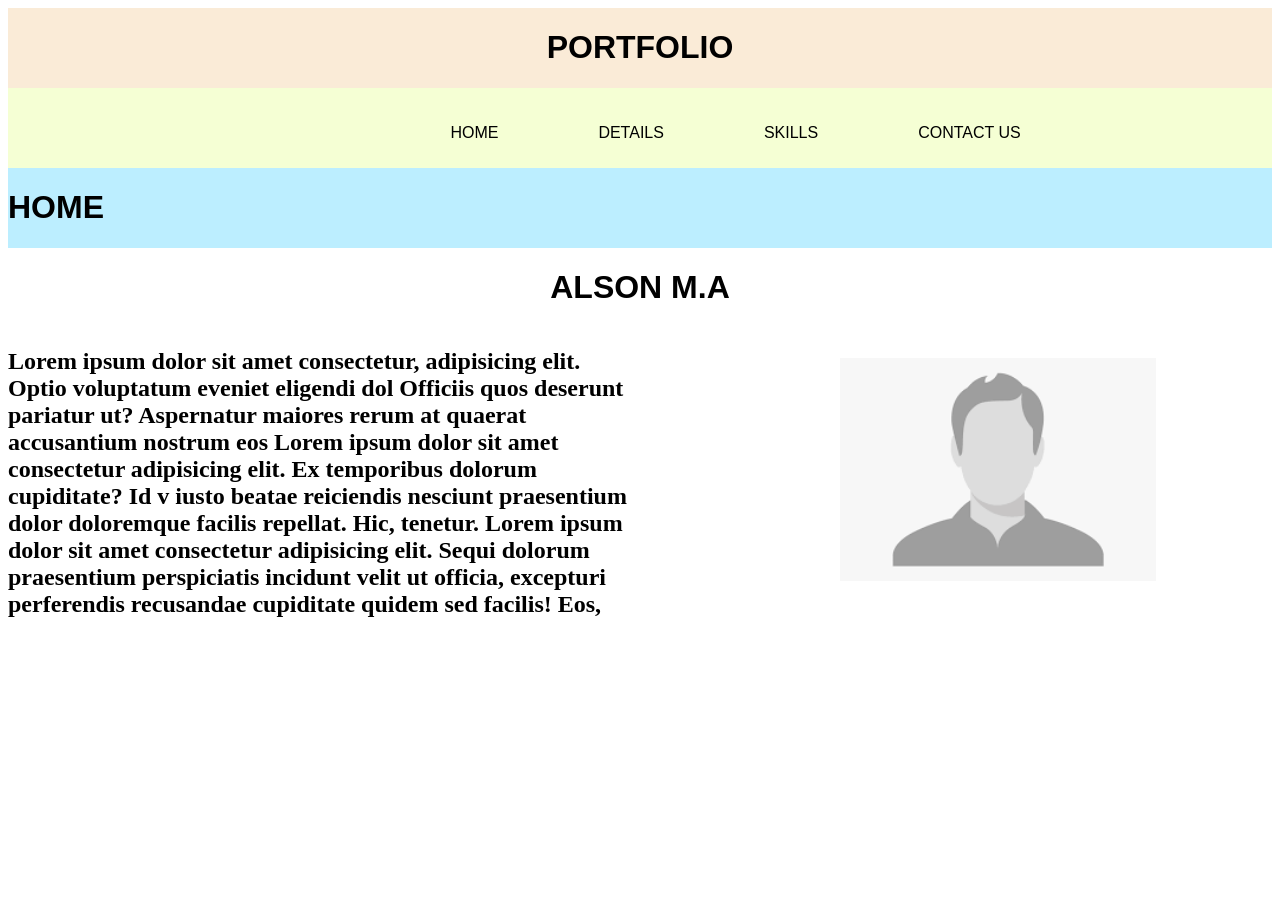
<file: portfolio.html>
<!DOCTYPE html>
<html lang="en">
<head>
    <meta charset="UTF-8">
    <meta name="viewport" content="width=device-width, initial-scale=1.0">
    <title>Document</title>
    <link rel="stylesheet" href="style.css">
</head>
<body>
    <div class="head">
        <h1>PORTFOLIO</h1>
    </div>
    <div id="first">
        <ul>
            <a href="portfolio.html"><li>HOME</li></a>
            <a href="details.html"><li>DETAILS</li></a>
            <a href="skill.html"><li>SKILLS</li></a>
            <a href="contact.html"><li>CONTACT US</li></a>
        </ul>
    </div>
    <div id="dhead">
        <h1>HOME</h1>
        </div>
        <div style="text-align: center; font-family: 'Segoe UI', Tahoma, Geneva, Verdana, sans-serif;"><h1>ALSON M.A</h1></div>
    <div class="second">
        
        <div>
            <p><h2>
            Lorem ipsum dolor sit amet consectetur, adipisicing elit. Optio voluptatum eveniet eligendi dol
            Officiis quos deserunt pariatur ut? Aspernatur maiores rerum at quaerat accusantium nostrum eos
            Lorem ipsum dolor sit amet consectetur adipisicing elit. Ex temporibus dolorum cupiditate? Id v
            iusto beatae reiciendis nesciunt praesentium dolor doloremque facilis repellat. Hic, tenetur.
            Lorem ipsum dolor sit amet consectetur adipisicing elit. Sequi dolorum praesentium perspiciatis
            incidunt velit ut officia, excepturi perferendis recusandae cupiditate quidem sed facilis! Eos,
        </p></h2>
        </div>
        <div>
       <img src="back.png" alt="">
        </div>
    </div>
</body>
</html>
</file>
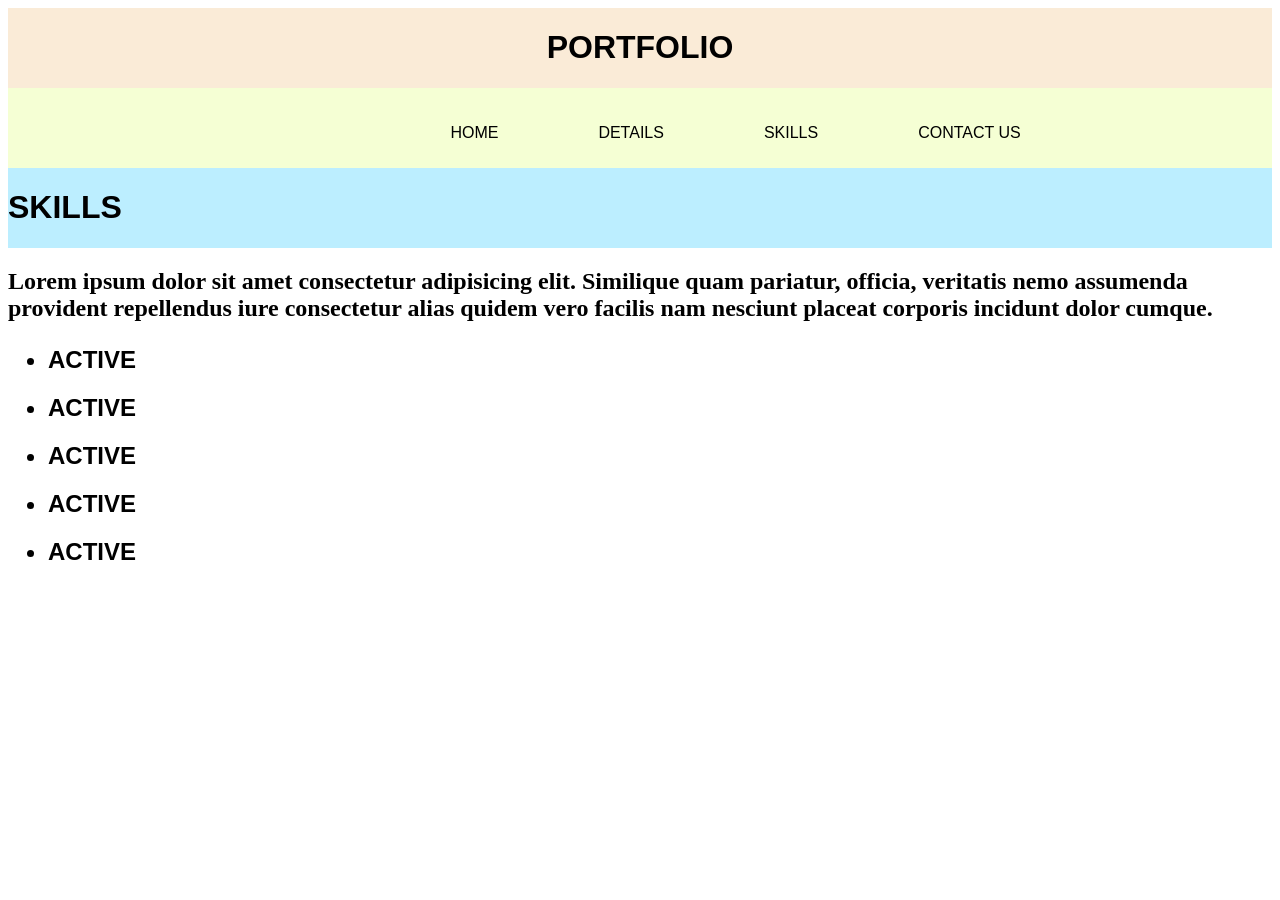
<file: skill.html>
<!DOCTYPE html>
<html lang="en">
<head>
    <meta charset="UTF-8">
    <meta name="viewport" content="width=device-width, initial-scale=1.0">
    <title>Document</title>
    <link rel="stylesheet" href="style.css">
</head>
<body>
    <div class="head">
        <h1>PORTFOLIO</h1>
    </div>
    <div id="first">
        <ul>
            <a href="portfolio.html"><li>HOME</li></a>
            <a href="details.html"><li>DETAILS</li></a>
            <a href="skill.html"><li>SKILLS</li></a>
            <a href="contact.html"><li>CONTACT US</li></a>
        </ul>
    </div>
    <div id="shead">
        <h1>SKILLS</h1>
    </div>
    <p><h2>Lorem ipsum dolor sit amet consectetur adipisicing elit. Similique quam pariatur, officia,
         veritatis nemo assumenda provident repellendus iure consectetur alias quidem vero facilis 
         nam nesciunt placeat corporis incidunt dolor cumque.</p></h2>
         <div>
    <h2>
        <ol style="list-style-type:disc;">
            <li style="float: none; padding-bottom: 20px;">ACTIVE</li>
            <li style="float: none; padding-bottom: 20px;">ACTIVE</li>
            <li style="float: none; padding-bottom: 20px;">ACTIVE</li>
            <li style="float: none; padding-bottom: 20px;">ACTIVE</li>
            <li style="float: none; padding-bottom: 20px;">ACTIVE</li>
        </ol> 
    </h2>
    </div>
</body>
</html>
</file>
<file: style.css>
.head{
    background-color: antiquewhite;
    overflow:hidden;
    text-align: center;
    font-family:'Gill Sans', 'Gill Sans MT', Calibri, 'Trebuchet MS', sans-serif;
}
#first{
    background-color: rgb(245, 255, 212);
    text-decoration: none;
    overflow: hidden;
    padding-block: 10px;
}
ul{
    list-style-type: none;
    padding-top: 10px;
    padding-left: 35%;
}
ul,li{
    float:left;
    padding-right: 100px;
    color: rgb(0, 0, 0);
    font-family:'Gill Sans', 'Gill Sans MT', Calibri, 'Trebuchet MS', sans-serif;
}
div.second div {
  width:50%;  
  float:left;
}
div.second div img {
  width:50%;  
  padding-top: 30px;
  padding-left: 200px;
  padding-right: 100px;
}

#shead{
    background-color: rgb(188, 238, 255);
    overflow:hidden;
    font-family:'Lucida Sans', 'Lucida Sans Regular', 'Lucida Grande', 'Lucida Sans Unicode', Geneva, Verdana, sans-serif;
}

#dhead{
    background-color: rgb(188, 238, 255);
    overflow:hidden;
    font-family:'Lucida Sans', 'Lucida Sans Regular', 'Lucida Grande', 'Lucida Sans Unicode', Geneva, Verdana, sans-serif;

}
</file>
<file: assets/css/main.css>
/**
* Template Name: iPortfolio
* Template URL: https://bootstrapmade.com/iportfolio-bootstrap-portfolio-websites-template/
* Updated: Jun 29 2024 with Bootstrap v5.3.3
* Author: BootstrapMade.com
* License: https://bootstrapmade.com/license/
*/

/*--------------------------------------------------------------
# Font & Color Variables
# Help: https://bootstrapmade.com/color-system/
--------------------------------------------------------------*/
/* Fonts */
:root {
  --default-font: "Roboto",  system-ui, -apple-system, "Segoe UI", Roboto, "Helvetica Neue", Arial, "Noto Sans", "Liberation Sans", sans-serif, "Apple Color Emoji", "Segoe UI Emoji", "Segoe UI Symbol", "Noto Color Emoji";
  --heading-font: "Raleway",  sans-serif;
  --nav-font: "Poppins",  sans-serif;
}

/* Global Colors - The following color variables are used throughout the website. Updating them here will change the color scheme of the entire website */
:root { 
  --background-color: #ffffff; /* Background color for the entire website, including individual sections */
  --default-color: #272829; /* Default color used for the majority of the text content across the entire website */
  --heading-color: #050d18; /* Color for headings, subheadings and title throughout the website */
  --accent-color: #149ddd; /* Accent color that represents your brand on the website. It's used for buttons, links, and other elements that need to stand out */
  --surface-color: #ffffff; /* The surface color is used as a background of boxed elements within sections, such as cards, icon boxes, or other elements that require a visual separation from the global background. */
  --contrast-color: #ffffff; /* Contrast color for text, ensuring readability against backgrounds of accent, heading, or default colors. */
}

/* Nav Menu Colors - The following color variables are used specifically for the navigation menu. They are separate from the global colors to allow for more customization options */
:root {
  --nav-color: #a8a9b4;  /* The default color of the main navmenu links */
  --nav-hover-color: #ffffff; /* Applied to main navmenu links when they are hovered over or active */
  --nav-mobile-background-color: #040b14; /* Used as the background color for mobile navigation menu */
  --nav-dropdown-background-color: #040b14; /* Used as the background color for dropdown items that appear when hovering over primary navigation items */
  --nav-dropdown-color: #a8a9b4; /* Used for navigation links of the dropdown items in the navigation menu. */
  --nav-dropdown-hover-color: #ffffff; /* Similar to --nav-hover-color, this color is applied to dropdown navigation links when they are hovered over. */
}

/* Color Presets - These classes override global colors when applied to any section or element, providing reuse of the sam color scheme. */

.light-background {
  --background-color: #f4fafd;
  --surface-color: #ffffff;
}

.dark-background {
  --background-color: #040b14;
  --default-color: #ffffff;
  --heading-color: #ffffff;
  --surface-color: #151f2b;
  --contrast-color: #ffffff;
}

/* Smooth scroll */
:root {
  scroll-behavior: smooth;
}

/*--------------------------------------------------------------
# General Styling & Shared Classes
--------------------------------------------------------------*/
body {
  color: var(--default-color);
  background-color: var(--background-color);
  font-family: var(--default-font);
}

a {
  color: var(--accent-color);
  text-decoration: none;
  transition: 0.3s;
}

a:hover {
  color: color-mix(in srgb, var(--accent-color), transparent 25%);
  text-decoration: none;
}

h1,
h2,
h3,
h4,
h5,
h6 {
  color: var(--heading-color);
  font-family: var(--heading-font);
}

/* PHP Email Form Messages
------------------------------*/
.php-email-form .error-message {
  display: none;
  background: #df1529;
  color: #ffffff;
  text-align: left;
  padding: 15px;
  margin-bottom: 24px;
  font-weight: 600;
}

.php-email-form .sent-message {
  display: none;
  color: #ffffff;
  background: #059652;
  text-align: center;
  padding: 15px;
  margin-bottom: 24px;
  font-weight: 600;
}

.php-email-form .loading {
  display: none;
  background: var(--surface-color);
  text-align: center;
  padding: 15px;
  margin-bottom: 24px;
}

.php-email-form .loading:before {
  content: "";
  display: inline-block;
  border-radius: 50%;
  width: 24px;
  height: 24px;
  margin: 0 10px -6px 0;
  border: 3px solid var(--accent-color);
  border-top-color: var(--surface-color);
  animation: php-email-form-loading 1s linear infinite;
}

@keyframes php-email-form-loading {
  0% {
    transform: rotate(0deg);
  }

  100% {
    transform: rotate(360deg);
  }
}

/*--------------------------------------------------------------
# Global Header
--------------------------------------------------------------*/
.header {
  color: var(--default-color);
  background-color: var(--background-color);
  position: fixed;
  top: 0;
  left: 0;
  bottom: 0;
  padding: 0 15px;
  width: 300px;
  transition: all ease-in-out 0.3s;
  overflow-y: auto;
  z-index: 997;
  border-right: 1px solid color-mix(in srgb, var(--default-color), transparent 90%);
}

.header .profile-img img {
  margin: 15px auto;
  display: block;
  width: 120px;
  border: 8px solid color-mix(in srgb, var(--default-color), transparent 85%);
}

.header .logo {
  line-height: 1;
  margin-bottom: 15px;
}

.header .logo img {
  max-height: 32px;
  margin-right: 8px;
}

.header .logo h1 {
  font-size: 24px;
  margin: 0;
  font-weight: 700;
  color: var(--heading-color);
}

.header .social-links {
  margin: 0 0 20px 0;
}

.header .social-links a {
  font-size: 16px;
  display: inline-flex;
  align-items: center;
  justify-content: center;
  background: color-mix(in srgb, var(--default-color), transparent 90%);
  color: var(--default-color);
  margin: 0 2px;
  border-radius: 50%;
  text-align: center;
  width: 40px;
  height: 40px;
  transition: 0.3s;
}

.header .social-links a:hover {
  color: var(--contrast-color);
  background: var(--accent-color);
}

@media (min-width: 1200px) {

  .header~main,
  .header~#footer {
    margin-left: 300px;
  }
}

@media (max-width: 1199px) {
  .header {
    left: -100%;
  }
}

.header.header-show {
  left: 0;
}

.header .header-toggle {
  color: var(--contrast-color);
  background-color: var(--accent-color);
  font-size: 22px;
  display: flex;
  align-items: center;
  justify-content: center;
  width: 40px;
  height: 40px;
  border-radius: 50%;
  cursor: pointer;
  position: fixed;
  top: 15px;
  right: 15px;
  z-index: 9999;
  transition: background-color 0.3s;
}

.header .header-toggle:hover {
  color: var(--contrast-color);
  background-color: color-mix(in srgb, var(--accent-color) 90%, white 15%);
}

/*--------------------------------------------------------------
# Navigation Menu
--------------------------------------------------------------*/
.mobile-nav-toggle {
  display: none;
}

.navmenu {
  padding: 0;
  z-index: 9997;
}

.navmenu ul {
  list-style: none;
  padding: 0 0 20px 0;
  margin: 0;
}

.navmenu a,
.navmenu a:focus {
  color: var(--nav-color);
  padding: 15px 10px;
  font-family: var(--nav-font);
  font-size: 16px;
  font-weight: 400;
  display: flex;
  align-items: center;
  white-space: nowrap;
  transition: 0.3s;
  width: 100%;
}

.navmenu a .navicon,
.navmenu a:focus .navicon {
  font-size: 20px;
  margin-right: 10px;
}

.navmenu a .toggle-dropdown,
.navmenu a:focus .toggle-dropdown {
  font-size: 12px;
  line-height: 0;
  margin-left: auto;
  width: 30px;
  height: 30px;
  display: flex;
  align-items: center;
  justify-content: center;
  border-radius: 50%;
  transition: 0.3s;
  flex-shrink: 0;
  background-color: color-mix(in srgb, var(--accent-color), transparent 90%);
}

.navmenu a .toggle-dropdown:hover,
.navmenu a:focus .toggle-dropdown:hover {
  background-color: var(--accent-color);
  color: var(--contrast-color);
}

.navmenu a:hover,
.navmenu .active,
.navmenu .active:focus {
  color: var(--nav-hover-color);
}

.navmenu a:hover .navicon,
.navmenu .active .navicon,
.navmenu .active:focus .navicon {
  color: var(--accent-color);
}

.navmenu .active .toggle-dropdown,
.navmenu .active:focus .toggle-dropdown {
  background-color: var(--accent-color);
  color: var(--contrast-color);
  transform: rotate(180deg);
}

.navmenu .dropdown {
  display: block;
}

.navmenu .dropdown a,
.navmenu .dropdown a:focus {
  color: --nav-dropdown-color;
}

.navmenu .dropdown a:hover,
.navmenu .dropdown .active,
.navmenu .dropdown .active:focus {
  color: var(--nav-dropdown-hover-color);
}

.navmenu .dropdown ul {
  position: static;
  display: none;
  z-index: 99;
  padding: 5px 10px;
  margin: 5px 10px;
  background-color: var(--nav-dropdown-background-color);
  border: 1px solid color-mix(in srgb, var(--default-color), transparent 90%);
  box-shadow: none;
  transition: all 0.5s ease-in-out;
}

.navmenu .dropdown ul ul {
  background-color: rgba(33, 37, 41, 0.1);
}

.navmenu .dropdown>.dropdown-active {
  display: block;
  background-color: rgba(33, 37, 41, 0.03);
}

/*--------------------------------------------------------------
# Global Footer
--------------------------------------------------------------*/
.footer {
  color: var(--default-color);
  background-color: var(--background-color);
  font-size: 14px;
  padding: 40px 0;
  position: relative;
  border-top: 1px solid color-mix(in srgb, var(--default-color), transparent 90%);
}

.footer .copyright p {
  margin-bottom: 0;
}

.footer .credits {
  margin-top: 4px;
  font-size: 13px;
  text-align: center;
}

/*--------------------------------------------------------------
# Preloader
--------------------------------------------------------------*/
#preloader {
  position: fixed;
  inset: 0;
  z-index: 999999;
  overflow: hidden;
  background: var(--background-color);
  transition: all 0.6s ease-out;
}

#preloader:before {
  content: "";
  position: fixed;
  top: calc(50% - 30px);
  left: calc(50% - 30px);
  border: 6px solid #ffffff;
  border-color: var(--accent-color) transparent var(--accent-color) transparent;
  border-radius: 50%;
  width: 60px;
  height: 60px;
  animation: animate-preloader 1.5s linear infinite;
}

@keyframes animate-preloader {
  0% {
    transform: rotate(0deg);
  }

  100% {
    transform: rotate(360deg);
  }
}

/*--------------------------------------------------------------
# Scroll Top Button
--------------------------------------------------------------*/
.scroll-top {
  position: fixed;
  visibility: hidden;
  opacity: 0;
  right: 15px;
  bottom: -15px;
  z-index: 99999;
  background-color: var(--accent-color);
  width: 44px;
  height: 44px;
  border-radius: 50px;
  transition: all 0.4s;
}

.scroll-top i {
  font-size: 24px;
  color: var(--contrast-color);
  line-height: 0;
}

.scroll-top:hover {
  background-color: color-mix(in srgb, var(--accent-color), transparent 20%);
  color: var(--contrast-color);
}

.scroll-top.active {
  visibility: visible;
  opacity: 1;
  bottom: 15px;
}

/*--------------------------------------------------------------
# Disable aos animation delay on mobile devices
--------------------------------------------------------------*/
@media screen and (max-width: 768px) {
  [data-aos-delay] {
    transition-delay: 0 !important;
  }
}

/*--------------------------------------------------------------
# Global Page Titles & Breadcrumbs
--------------------------------------------------------------*/
.page-title {
  color: var(--default-color);
  background-color: var(--background-color);
  padding: 25px 0;
  position: relative;
}

.page-title h1 {
  font-size: 24px;
  font-weight: 700;
}

.page-title .breadcrumbs ol {
  display: flex;
  flex-wrap: wrap;
  list-style: none;
  padding: 0;
  margin: 0;
  font-size: 14px;
  font-weight: 400;
}

.page-title .breadcrumbs ol li+li {
  padding-left: 10px;
}

.page-title .breadcrumbs ol li+li::before {
  content: "/";
  display: inline-block;
  padding-right: 10px;
  color: color-mix(in srgb, var(--default-color), transparent 70%);
}

/*--------------------------------------------------------------
# Global Sections
--------------------------------------------------------------*/
section,
.section {
  color: var(--default-color);
  background-color: var(--background-color);
  padding: 60px 0;
  overflow: clip;
}

/*--------------------------------------------------------------
# Global Section Titles
--------------------------------------------------------------*/
.section-title {
  padding-bottom: 60px;
  position: relative;
}

.section-title h2 {
  font-size: 32px;
  font-weight: 700;
  margin-bottom: 20px;
  padding-bottom: 20px;
  position: relative;
}

.section-title h2:after {
  content: "";
  position: absolute;
  display: block;
  width: 50px;
  height: 3px;
  background: var(--accent-color);
  left: 0;
  bottom: 0;
}

.section-title p {
  margin-bottom: 0;
}

/*--------------------------------------------------------------
# Hero Section
--------------------------------------------------------------*/
.hero {
  width: 100%;
  min-height: 100vh;
  position: relative;
  padding: 80px 0;
  display: flex;
  align-items: center;
  justify-content: center;
}

.hero img {
  position: absolute;
  inset: 0;
  display: block;
  width: 100%;
  height: 100%;
  object-fit: cover;
  z-index: 1;
}

.hero:before {
  content: "";
  background: color-mix(in srgb, var(--background-color), transparent 70%);
  position: absolute;
  inset: 0;
  z-index: 2;
}

.hero .container {
  position: relative;
  z-index: 3;
}

.hero h2 {
  margin: 0;
  font-size: 64px;
  font-weight: 700;
}

.hero p {
  margin: 5px 0 0 0;
  font-size: 26px;
}

.hero p span {
  letter-spacing: 1px;
  border-bottom: 2px solid var(--accent-color);
}

.hero .social-links {
  margin-top: 25px;
}

.hero .social-links a {
  font-size: 24px;
  display: inline-block;
  color: color-mix(in srgb, var(--default-color), transparent 50%);
  line-height: 1;
  margin-right: 20px;
  transition: 0.3s;
}

.hero .social-links a:hover {
  color: var(--accent-color);
}

@media (max-width: 768px) {
  .hero h2 {
    font-size: 32px;
  }

  .hero p {
    font-size: 20px;
  }
}

/*--------------------------------------------------------------
# About Section
--------------------------------------------------------------*/
.about .content h2 {
  font-weight: 700;
  font-size: 24px;
}

.about .content ul {
  list-style: none;
  padding: 0;
}

.about .content ul li {
  margin-bottom: 20px;
  display: flex;
  align-items: center;
}

.about .content ul strong {
  margin-right: 10px;
}

.about .content ul i {
  font-size: 16px;
  margin-right: 5px;
  color: var(--accent-color);
  line-height: 0;
}

/*--------------------------------------------------------------
# Stats Section
--------------------------------------------------------------*/
.stats .stats-item {
  padding: 30px;
  width: 100%;
}

.stats .stats-item i {
  color: var(--accent-color);
  display: block;
  font-size: 44px;
  float: left;
  line-height: 0;
}

.stats .stats-item .purecounter {
  color: var(--heading-color);
  font-size: 48px;
  line-height: 40px;
  display: block;
  font-weight: 700;
  margin-left: 60px;
}

.stats .stats-item p {
  color: color-mix(in srgb, var(--default-color), transparent 40%);
  padding: 15px 0 0 0;
  margin: 0 0 0 60px;
  font-family: var(--heading-font);
  font-size: 14px;
}

/*--------------------------------------------------------------
# Skills Section
--------------------------------------------------------------*/
.skills .progress {
  height: 60px;
  display: block;
  background: none;
  border-radius: 0;
}

.skills .progress .skill {
  color: var(--heading-color);
  padding: 0;
  margin: 0 0 6px 0;
  text-transform: uppercase;
  display: block;
  font-weight: 600;
  font-family: var(--heading-font);
}

.skills .progress .skill .val {
  float: right;
  font-style: normal;
}

.skills .progress-bar-wrap {
  background: color-mix(in srgb, var(--default-color), transparent 90%);
  height: 10px;
}

.skills .progress-bar {
  width: 1px;
  height: 10px;
  transition: 0.9s;
  background-color: var(--accent-color);
}

/*--------------------------------------------------------------
# Resume Section
--------------------------------------------------------------*/
.resume .resume-title {
  color: var(--heading-color);
  font-size: 26px;
  font-weight: 700;
  margin-top: 20px;
  margin-bottom: 20px;
}

.resume .resume-item {
  padding: 0 0 20px 20px;
  margin-top: -2px;
  border-left: 2px solid var(--accent-color);
  position: relative;
}

.resume .resume-item h4 {
  line-height: 18px;
  font-size: 18px;
  font-weight: 600;
  text-transform: uppercase;
  color: color-mix(in srgb, var(--default-color), transparent 20%);
  margin-bottom: 10px;
}

.resume .resume-item h5 {
  font-size: 16px;
  padding: 5px 15px;
  display: inline-block;
  font-weight: 600;
  margin-bottom: 10px;
}

.resume .resume-item ul {
  padding-left: 20px;
}

.resume .resume-item ul li {
  padding-bottom: 10px;
}

.resume .resume-item:last-child {
  padding-bottom: 0;
}

.resume .resume-item::before {
  content: "";
  position: absolute;
  width: 16px;
  height: 16px;
  border-radius: 50px;
  left: -9px;
  top: 0;
  background: var(--background-color);
  border: 2px solid var(--accent-color);
}

/*--------------------------------------------------------------
# Portfolio Section
--------------------------------------------------------------*/
.portfolio .portfolio-filters {
  padding: 0;
  margin: 0 auto 20px auto;
  list-style: none;
  text-align: center;
}

.portfolio .portfolio-filters li {
  cursor: pointer;
  display: inline-block;
  padding: 0;
  font-size: 14px;
  font-weight: 400;
  margin: 0 10px;
  line-height: 1;
  text-transform: uppercase;
  margin-bottom: 10px;
  transition: all 0.3s ease-in-out;
}

.portfolio .portfolio-filters li:hover,
.portfolio .portfolio-filters li.filter-active {
  color: var(--accent-color);
}

.portfolio .portfolio-filters li:first-child {
  margin-left: 0;
}

.portfolio .portfolio-filters li:last-child {
  margin-right: 0;
}

@media (max-width: 575px) {
  .portfolio .portfolio-filters li {
    font-size: 14px;
    margin: 0 5px;
  }
}

.portfolio .portfolio-content {
  position: relative;
  overflow: hidden;
}

.portfolio .portfolio-content img {
  transition: 0.3s;
}

.portfolio .portfolio-content .portfolio-info {
  opacity: 0;
  position: absolute;
  inset: 0;
  z-index: 3;
  transition: all ease-in-out 0.3s;
  background: rgba(0, 0, 0, 0.6);
  padding: 15px;
}

.portfolio .portfolio-content .portfolio-info h4 {
  font-size: 14px;
  padding: 5px 10px;
  font-weight: 400;
  color: #ffffff;
  display: inline-block;
  background-color: var(--accent-color);
}

.portfolio .portfolio-content .portfolio-info p {
  position: absolute;
  bottom: 10px;
  text-align: center;
  display: inline-block;
  left: 0;
  right: 0;
  font-size: 16px;
  font-weight: 600;
  color: rgba(255, 255, 255, 0.8);
}

.portfolio .portfolio-content .portfolio-info .preview-link,
.portfolio .portfolio-content .portfolio-info .details-link {
  position: absolute;
  left: calc(50% - 40px);
  font-size: 26px;
  top: calc(50% - 14px);
  color: #fff;
  transition: 0.3s;
  line-height: 1.2;
}

.portfolio .portfolio-content .portfolio-info .preview-link:hover,
.portfolio .portfolio-content .portfolio-info .details-link:hover {
  color: var(--accent-color);
}

.portfolio .portfolio-content .portfolio-info .details-link {
  left: 50%;
  font-size: 34px;
  line-height: 0;
}

.portfolio .portfolio-content:hover .portfolio-info {
  opacity: 1;
}

.portfolio .portfolio-content:hover img {
  transform: scale(1.1);
}

/*--------------------------------------------------------------
# Services Section
--------------------------------------------------------------*/
.services .service-item {
  position: relative;
}

.services .service-item .icon {
  background: var(--accent-color);
  display: flex;
  align-items: center;
  justify-content: center;
  width: 54px;
  height: 54px;
  border-radius: 50%;
  transition: 0.5s;
  border: 1px solid var(--accent-color);
  margin-right: 20px;
}

.services .service-item .icon i {
  color: var(--contrast-color);
  font-size: 24px;
  line-height: 0;
}

.services .service-item:hover .icon {
  background: var(--surface-color);
}

.services .service-item:hover .icon i {
  color: var(--accent-color);
}

.services .service-item .title {
  font-weight: 700;
  margin-bottom: 15px;
  font-size: 18px;
}

.services .service-item .title a {
  color: var(--heading-color);
}

.services .service-item .title a:hover {
  color: var(--accent-color);
}

.services .service-item .description {
  line-height: 24px;
  font-size: 14px;
}

/*--------------------------------------------------------------
# Testimonials Section
--------------------------------------------------------------*/
.testimonials .testimonials-carousel,
.testimonials .testimonials-slider {
  overflow: hidden;
}

.testimonials .testimonial-item {
  box-sizing: content-box;
  text-align: center;
  min-height: 320px;
}

.testimonials .testimonial-item .testimonial-img {
  width: 90px;
  border-radius: 50%;
  margin: 0 auto;
}

.testimonials .testimonial-item h3 {
  font-size: 18px;
  font-weight: bold;
  margin: 10px 0 5px 0;
}

.testimonials .testimonial-item h4 {
  font-size: 14px;
  color: color-mix(in srgb, var(--default-color), transparent 20%);
  margin: 0;
}

.testimonials .testimonial-item .quote-icon-left,
.testimonials .testimonial-item .quote-icon-right {
  color: color-mix(in srgb, var(--accent-color), transparent 40%);
  font-size: 26px;
  line-height: 0;
}

.testimonials .testimonial-item .quote-icon-left {
  display: inline-block;
  left: -5px;
  position: relative;
}

.testimonials .testimonial-item .quote-icon-right {
  display: inline-block;
  right: -5px;
  position: relative;
  top: 10px;
  transform: scale(-1, -1);
}

.testimonials .testimonial-item p {
  font-style: italic;
  margin: 0 15px 15px 15px;
  padding: 20px;
  background-color: var(--surface-color);
  position: relative;
  margin-bottom: 35px;
  border-radius: 6px;
  box-shadow: 0px 2px 15px rgba(0, 0, 0, 0.1);
}

.testimonials .testimonial-item p::after {
  content: "";
  width: 0;
  height: 0;
  border-top: 20px solid var(--surface-color);
  border-right: 20px solid transparent;
  border-left: 20px solid transparent;
  position: absolute;
  bottom: -20px;
  left: calc(50% - 20px);
}

.testimonials .swiper-wrapper {
  height: auto;
}

.testimonials .swiper-pagination {
  margin-top: 40px;
  position: relative;
}

.testimonials .swiper-pagination .swiper-pagination-bullet {
  width: 12px;
  height: 12px;
  background-color: var(--background-color);
  opacity: 1;
  border: 1px solid var(--accent-color);
}

.testimonials .swiper-pagination .swiper-pagination-bullet-active {
  background-color: var(--accent-color);
}

/*--------------------------------------------------------------
# Contact Section
--------------------------------------------------------------*/
.contact .info-wrap {
  background-color: var(--surface-color);
  box-shadow: 0px 0px 20px rgba(0, 0, 0, 0.1);
  padding: 30px;
}

@media (max-width: 575px) {
  .contact .info-wrap {
    padding: 20px;
  }
}

.contact .info-item {
  margin-bottom: 40px;
}

.contact .info-item i {
  font-size: 20px;
  color: var(--accent-color);
  background: color-mix(in srgb, var(--accent-color), transparent 92%);
  width: 44px;
  height: 44px;
  display: flex;
  justify-content: center;
  align-items: center;
  border-radius: 50px;
  transition: all 0.3s ease-in-out;
  margin-right: 15px;
}

.contact .info-item h3 {
  padding: 0;
  font-size: 18px;
  font-weight: 700;
  margin-bottom: 5px;
}

.contact .info-item p {
  padding: 0;
  margin-bottom: 0;
  font-size: 14px;
}

.contact .info-item:hover i {
  background: var(--accent-color);
  color: var(--contrast-color);
}

.contact .php-email-form {
  background-color: var(--surface-color);
  height: 100%;
  padding: 30px;
  box-shadow: 0px 0px 20px rgba(0, 0, 0, 0.1);
}

@media (max-width: 575px) {
  .contact .php-email-form {
    padding: 20px;
  }
}

.contact .php-email-form input[type=text],
.contact .php-email-form input[type=email],
.contact .php-email-form textarea {
  font-size: 14px;
  padding: 10px 15px;
  box-shadow: none;
  border-radius: 0;
  color: var(--default-color);
  background-color: var(--surface-color);
  border-color: color-mix(in srgb, var(--default-color), transparent 80%);
}

.contact .php-email-form input[type=text]:focus,
.contact .php-email-form input[type=email]:focus,
.contact .php-email-form textarea:focus {
  border-color: var(--accent-color);
}

.contact .php-email-form input[type=text]::placeholder,
.contact .php-email-form input[type=email]::placeholder,
.contact .php-email-form textarea::placeholder {
  color: color-mix(in srgb, var(--default-color), transparent 70%);
}

.contact .php-email-form button[type=submit] {
  color: var(--contrast-color);
  background: var(--accent-color);
  border: 0;
  padding: 10px 30px;
  transition: 0.4s;
  border-radius: 50px;
}

.contact .php-email-form button[type=submit]:hover {
  background: color-mix(in srgb, var(--accent-color), transparent 25%);
}

/*--------------------------------------------------------------
# Portfolio Details Section
--------------------------------------------------------------*/
.portfolio-details .portfolio-details-slider img {
  width: 100%;
}

.portfolio-details .portfolio-details-slider .swiper-pagination {
  margin-top: 20px;
  position: relative;
}

.portfolio-details .portfolio-details-slider .swiper-pagination .swiper-pagination-bullet {
  width: 12px;
  height: 12px;
  background-color: color-mix(in srgb, var(--default-color), transparent 85%);
  opacity: 1;
}

.portfolio-details .portfolio-details-slider .swiper-pagination .swiper-pagination-bullet-active {
  background-color: var(--accent-color);
}

.portfolio-details .portfolio-info {
  padding: 30px;
  box-shadow: 0px 0 30px rgba(0, 0, 0, 0.1);
}

.portfolio-details .portfolio-info h3 {
  font-size: 22px;
  font-weight: 700;
  margin-bottom: 20px;
  padding-bottom: 20px;
  border-bottom: 1px solid color-mix(in srgb, var(--default-color), transparent 85%);
}

.portfolio-details .portfolio-info ul {
  list-style: none;
  padding: 0;
  font-size: 15px;
}

.portfolio-details .portfolio-info ul li+li {
  margin-top: 10px;
}

.portfolio-details .portfolio-description {
  padding-top: 30px;
}

.portfolio-details .portfolio-description h2 {
  font-size: 26px;
  font-weight: 700;
  margin-bottom: 20px;
}

.portfolio-details .portfolio-description p {
  padding: 0;
  color: color-mix(in srgb, var(--default-color), transparent 30%);
}

/*--------------------------------------------------------------
# Service Details Section
--------------------------------------------------------------*/
.service-details .services-list {
  padding: 10px 30px;
  border: 1px solid color-mix(in srgb, var(--default-color), transparent 90%);
  margin-bottom: 20px;
}

.service-details .services-list a {
  display: block;
  line-height: 1;
  padding: 8px 0 8px 15px;
  border-left: 3px solid color-mix(in srgb, var(--default-color), transparent 70%);
  margin: 20px 0;
  color: color-mix(in srgb, var(--default-color), transparent 20%);
  transition: 0.3s;
}

.service-details .services-list a.active {
  color: var(--heading-color);
  font-weight: 700;
  border-color: var(--accent-color);
}

.service-details .services-list a:hover {
  border-color: var(--accent-color);
}

.service-details .services-img {
  margin-bottom: 20px;
}

.service-details h3 {
  font-size: 26px;
  font-weight: 700;
}

.service-details h4 {
  font-size: 20px;
  font-weight: 700;
}

.service-details p {
  font-size: 15px;
}

.service-details ul {
  list-style: none;
  padding: 0;
  font-size: 15px;
}

.service-details ul li {
  padding: 5px 0;
  display: flex;
  align-items: center;
}

.service-details ul i {
  font-size: 20px;
  margin-right: 8px;
  color: var(--accent-color);
}

/*--------------------------------------------------------------
# Starter Section Section
--------------------------------------------------------------*/
.starter-section {
  /* Add your styles here */
}
</file>
